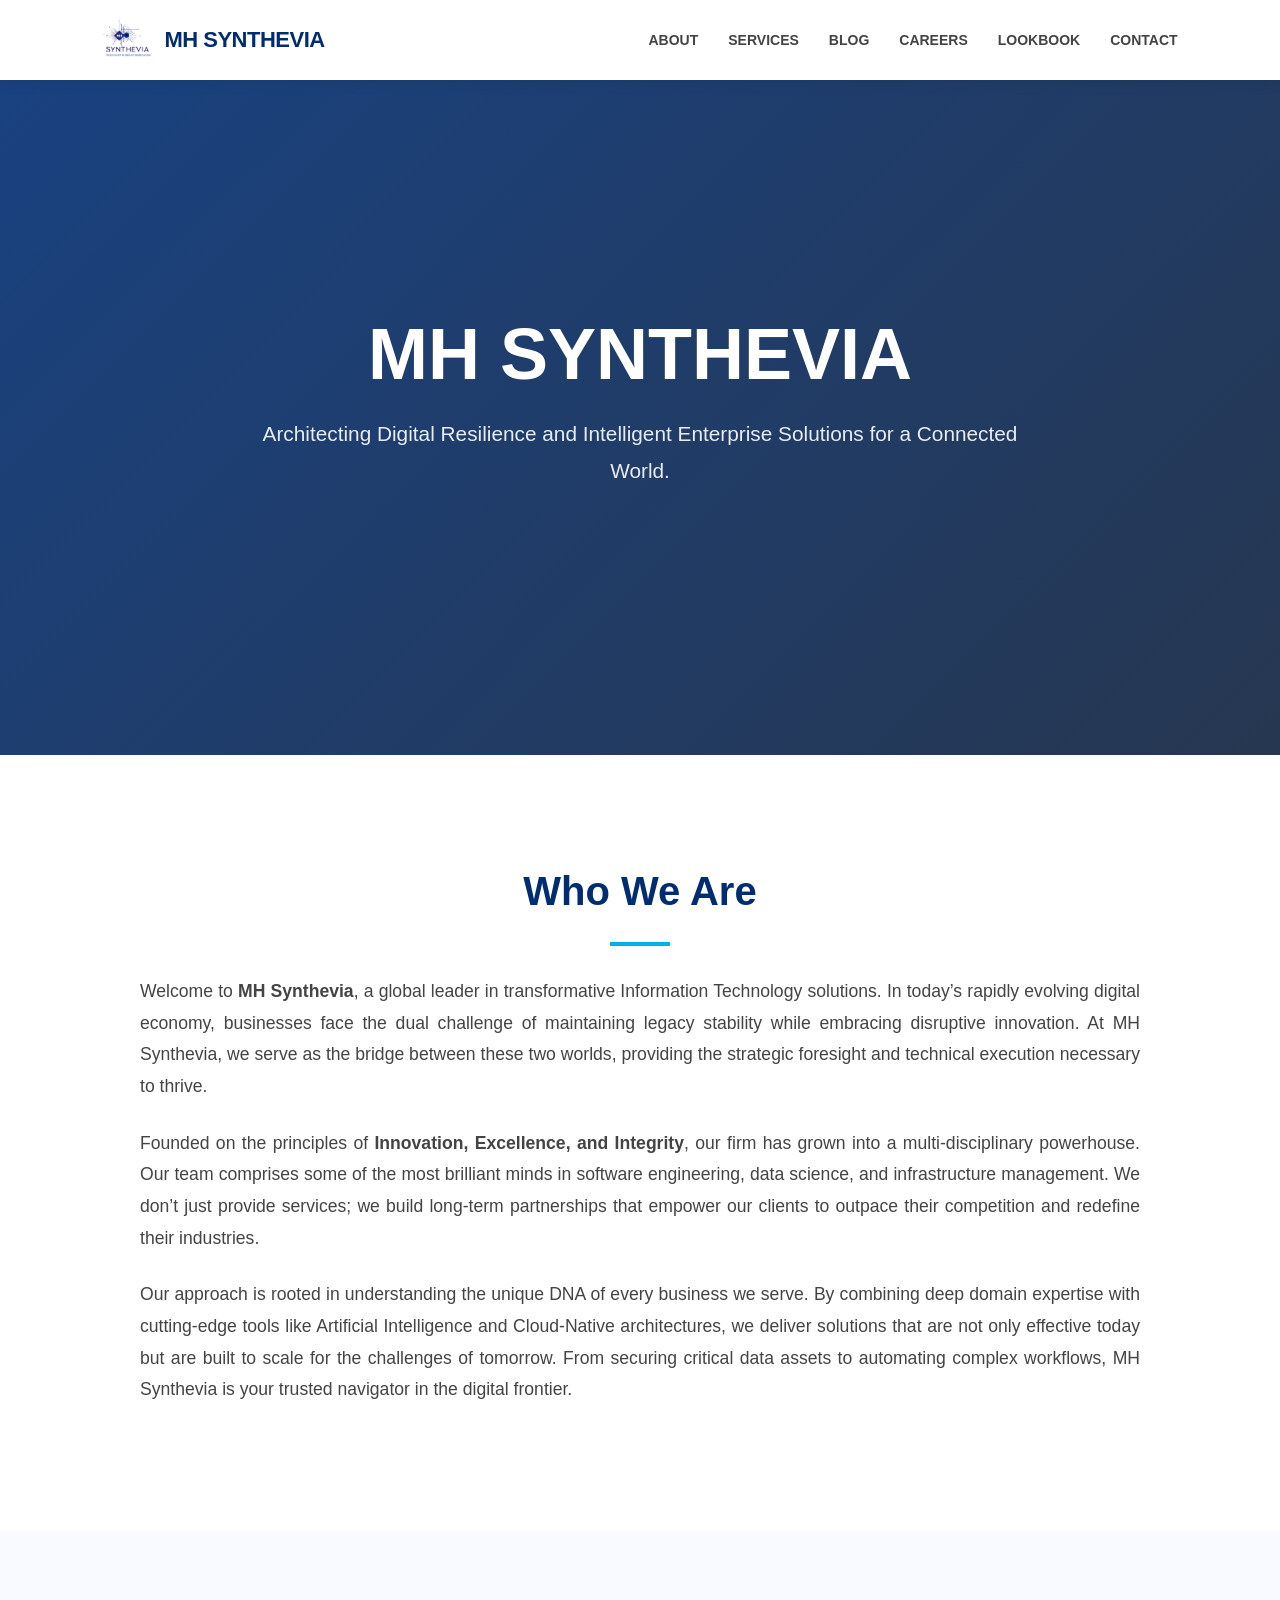
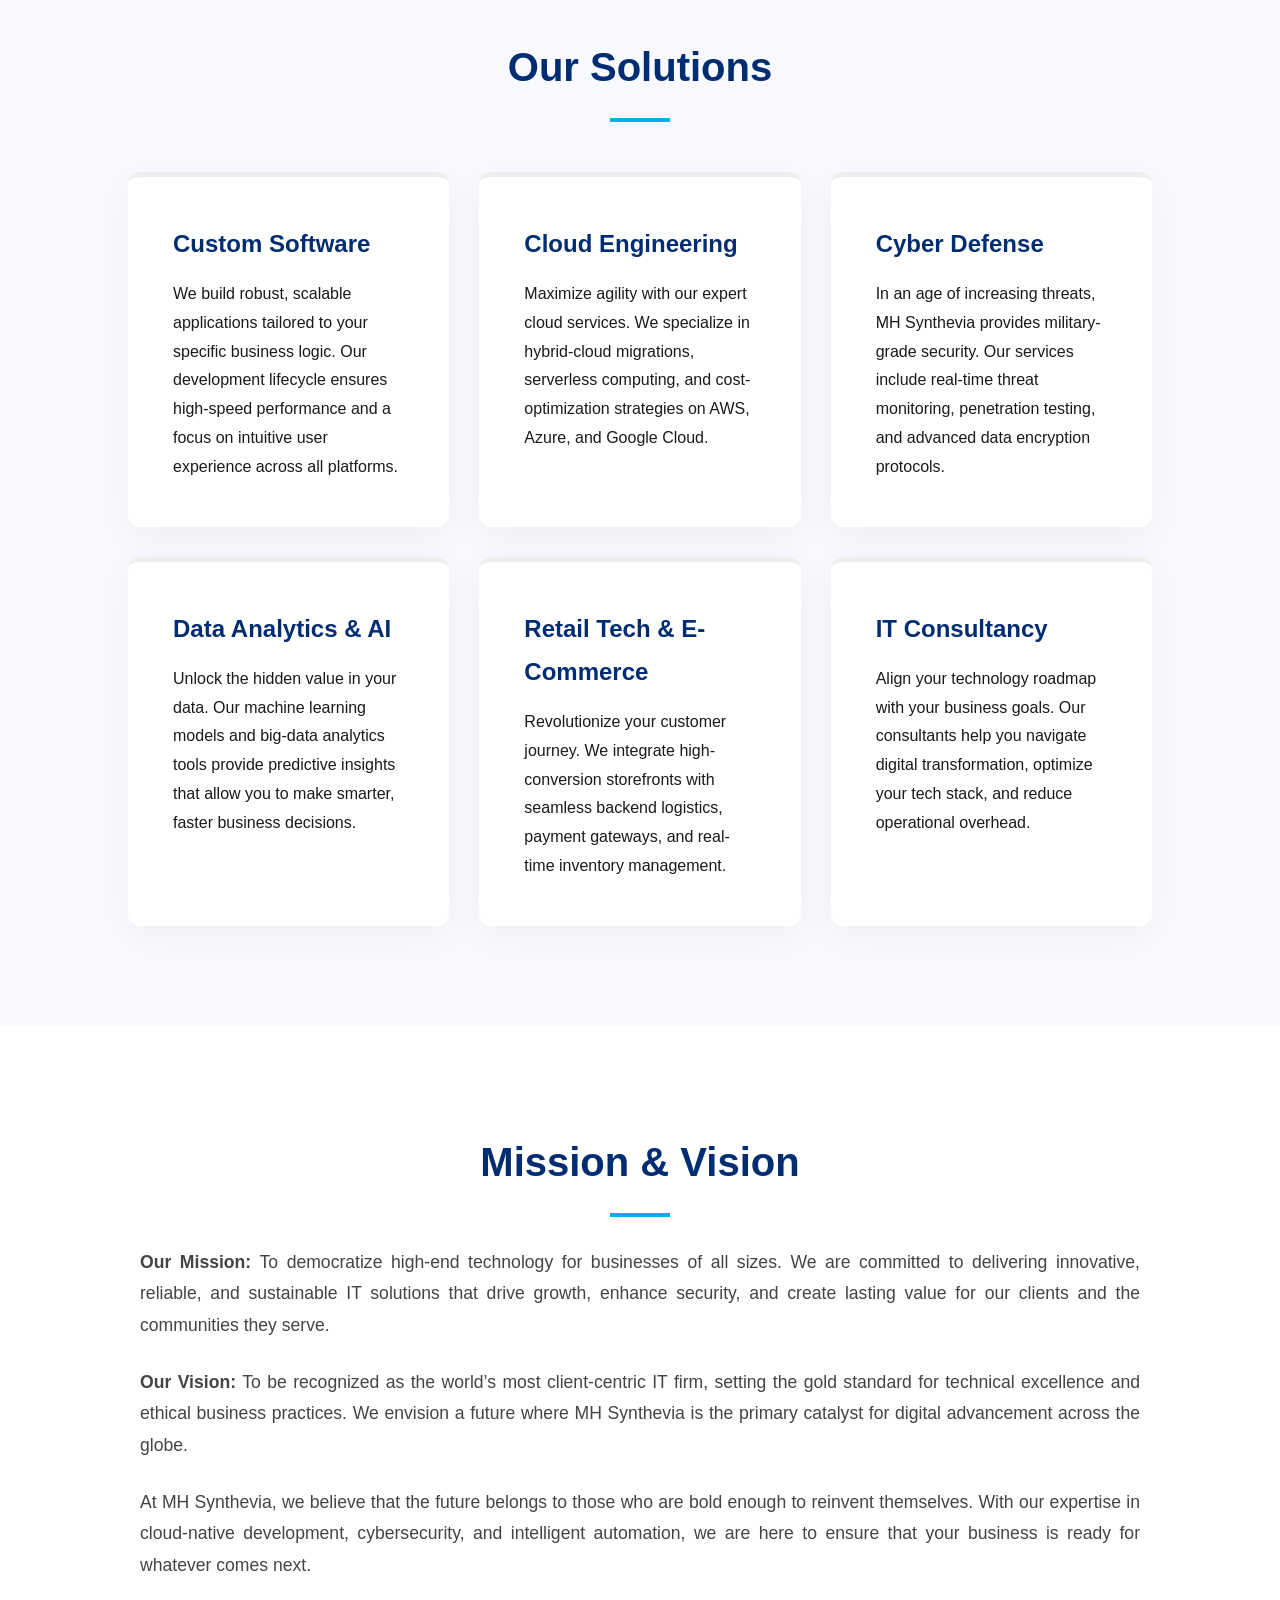
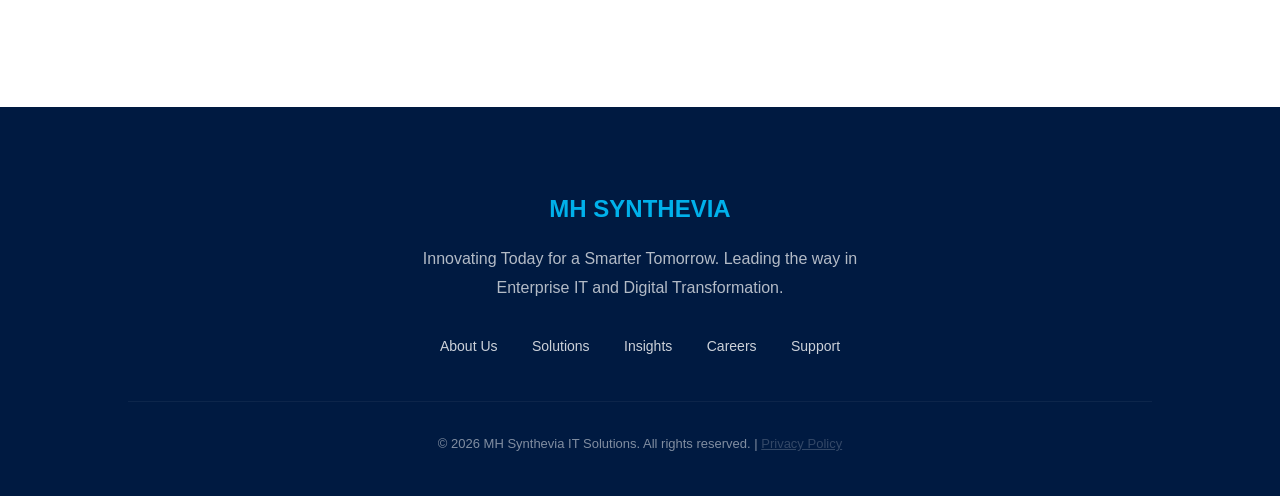
<file: index.html>
<!DOCTYPE html>
<html lang="en">
<head>
    <meta charset="UTF-8">
    <meta name="viewport" content="width=device-width, initial-scale=1.0">
    
    <!-- Primary Meta Tags -->
    <title>MH Synthevia | Leading Information Technology & Digital Solutions</title>
    <meta name="title" content="MH Synthevia | Leading Information Technology & Digital Solutions">
    <meta name="description" content="MH Synthevia offers cutting-edge IT solutions including software development, cloud engineering, and cybersecurity to help businesses scale globally.">
    <meta name="keywords" content="MH Synthevia, IT Company, Software Development, Cloud Solutions, Cyber Security, Digital Transformation, MH Synthevia Solutions">
    <meta name="author" content="MH Synthevia">
    <meta name="robots" content="index, follow">
    
    <!-- Open Graph / Facebook / LinkedIn -->
    <meta property="og:type" content="website">
    <meta property="og:url" content="https://www.mhsynthevia.com/">
    <meta property="og:title" content="MH Synthevia | Modern Tech Excellence">
    <meta property="og:description" content="Engineering modern enterprises with scalable IT infrastructure and custom software solutions.">
    <meta property="og:image" content="logo.png">

    <style>
        /* Global Styles */
        * { margin: 0; padding: 0; box-sizing: border-box; font-family: 'Inter', -apple-system, BlinkMacSystemFont, Arial, sans-serif; }
        
        body { background-color: #ffffff; color: #1a1a1a; line-height: 1.8; overflow-x: hidden; }

        /* Navigation */
        nav {
            background: #ffffff;
            display: flex;
            justify-content: space-between;
            align-items: center;
            padding: 0 8%;
            position: sticky;
            top: 0;
            z-index: 1001;
            height: 80px;
            box-shadow: 0 2px 15px rgba(0,0,0,0.08);
        }

        .logo-container { display: flex; align-items: center; text-decoration: none; z-index: 1002; }
        .logo-img { height: 50px; width: auto; margin-right: 12px; }
        .brand-name { font-size: 22px; font-weight: 800; color: #002d72; letter-spacing: -0.5px; }

        /* Desktop Menu */
        .nav-links { display: flex; list-style: none; }
        .nav-links li { margin-left: 30px; }
        .nav-links a { 
            text-decoration: none; 
            color: #444; 
            font-size: 14px; 
            font-weight: 600; 
            text-transform: uppercase; 
            transition: 0.3s; 
        }
        .nav-links a:hover { color: #00b1eb; }

        /* Hamburger Menu Icon */
        .hamburger {
            display: none;
            cursor: pointer;
            z-index: 1002;
            padding: 10px;
        }
        .hamburger span {
            display: block;
            width: 28px;
            height: 3px;
            background: #002d72;
            margin: 6px 0;
            transition: 0.4s ease;
        }

        /* Mobile Menu Styles */
        @media (max-width: 992px) {
            .hamburger { display: block; }

            .nav-links {
                position: fixed;
                top: 0;
                right: -100%;
                height: 100vh;
                width: 100%;
                background: #ffffff;
                flex-direction: column;
                justify-content: center;
                align-items: center;
                transition: 0.5s cubic-bezier(0.77,0.2,0.05,1.0);
                z-index: 1000;
            }

            .nav-links.active { right: 0; }
            .nav-links li { margin: 20px 0; }
            .nav-links a { font-size: 24px; color: #002d72; font-weight: 700; }

            /* Animation: 3 lines to X */
            .hamburger.toggle .line1 { transform: rotate(-45deg) translate(-6px, 7px); }
            .hamburger.toggle .line2 { opacity: 0; }
            .hamburger.toggle .line3 { transform: rotate(45deg) translate(-6px, -7px); }
        }

        /* Hero Section */
        .hero {
            height: 75vh;
            background: linear-gradient(135deg, rgba(0,45,114,0.9) 0%, rgba(0,20,50,0.85) 100%), 
                        url('https://images.unsplash.com/photo-1519389950473-47ba0277781c?auto=format&fit=crop&q=80&w=1500') no-repeat center center/cover;
            display: flex;
            flex-direction: column;
            justify-content: center;
            align-items: center;
            color: white;
            text-align: center;
            padding: 0 5%;
        }

        .hero h1 { font-size: clamp(2.5rem, 8vw, 4.5rem); line-height: 1.1; margin-bottom: 20px; font-weight: 900; }
        .hero p { font-size: clamp(1rem, 4vw, 1.3rem); max-width: 800px; opacity: 0.9; margin-bottom: 30px; }

        /* Main Content Sections */
        .section-padding { padding: 100px 10%; }
        .bg-light { background: #f8faff; }
        h2 { font-size: 2.5rem; color: #002d72; margin-bottom: 30px; text-align: center; position: relative; }
        h2::after { content: ''; width: 60px; height: 4px; background: #00b1eb; display: block; margin: 15px auto 0; }

        .content-block { max-width: 1000px; margin: 0 auto; font-size: 1.1rem; color: #444; text-align: justify; }
        .content-block p { margin-bottom: 25px; }

        /* Services Grid */
        .grid { display: grid; grid-template-columns: repeat(auto-fit, minmax(300px, 1fr)); gap: 30px; margin-top: 50px; }
        .card {
            background: white;
            padding: 45px;
            border-radius: 12px;
            box-shadow: 0 10px 40px rgba(0,0,0,0.05);
            transition: 0.4s;
            border-top: 5px solid #eee;
        }
        .card:hover { transform: translateY(-12px); border-top-color: #00b1eb; box-shadow: 0 20px 50px rgba(0,0,0,0.1); }
        .card h3 { color: #002d72; margin-bottom: 15px; font-size: 1.5rem; }

        /* Footer */
        footer { background: #001a41; color: white; padding: 80px 10% 40px; text-align: center; }
        .footer-brand { font-size: 24px; font-weight: 800; color: #00b1eb; margin-bottom: 15px; }
        .footer-links { margin: 30px 0; }
        .footer-links a { color: #fff; text-decoration: none; margin: 0 15px; font-size: 14px; opacity: 0.8; transition: 0.3s; }
        .footer-links a:hover { opacity: 1; color: #00b1eb; }
        .copyright { margin-top: 40px; font-size: 13px; opacity: 0.5; border-top: 1px solid rgba(255,255,255,0.1); padding-top: 30px; }
    </style>
</head>
<body>

    <!-- Navigation Bar -->
    <nav>
        <a href="index.html" class="logo-container">
            <img src="logo.png" alt="MH Synthevia Logo" class="logo-img">
            <span class="brand-name">MH SYNTHEVIA</span>
        </a>

        <!-- Hamburger Icon for Mobile -->
        <div class="hamburger" id="hamburger">
            <span class="line1"></span>
            <span class="line2"></span>
            <span class="line3"></span>
        </div>

        <!-- Menu Links -->
        <ul class="nav-links" id="nav-links">
            <li><a href="about.html">About</a></li>
            <li><a href="services.html">Services</a></li>
            <li><a href="blog.html">Blog</a></li>
            <li><a href="careers.html">Careers</a></li>
            <li><a href="lookbook.html">Lookbook</a></li>
            <li><a href="contact.html">Contact</a></li>
        </ul>
    </nav>

    <!-- Hero Section -->
    <section class="hero">
        <h1>MH SYNTHEVIA</h1>
        <p>Architecting Digital Resilience and Intelligent Enterprise Solutions for a Connected World.</p>
    </section>

    <!-- About Section (Content Rich) -->
    <section class="section-padding">
        <h2>Who We Are</h2>
        <div class="content-block">
            <p>Welcome to <strong>MH Synthevia</strong>, a global leader in transformative Information Technology solutions. In today’s rapidly evolving digital economy, businesses face the dual challenge of maintaining legacy stability while embracing disruptive innovation. At MH Synthevia, we serve as the bridge between these two worlds, providing the strategic foresight and technical execution necessary to thrive.</p>
            
            <p>Founded on the principles of <strong>Innovation, Excellence, and Integrity</strong>, our firm has grown into a multi-disciplinary powerhouse. Our team comprises some of the most brilliant minds in software engineering, data science, and infrastructure management. We don’t just provide services; we build long-term partnerships that empower our clients to outpace their competition and redefine their industries.</p>
            
            <p>Our approach is rooted in understanding the unique DNA of every business we serve. By combining deep domain expertise with cutting-edge tools like Artificial Intelligence and Cloud-Native architectures, we deliver solutions that are not only effective today but are built to scale for the challenges of tomorrow. From securing critical data assets to automating complex workflows, MH Synthevia is your trusted navigator in the digital frontier.</p>
        </div>
    </section>

    <!-- Services Section -->
    <section class="section-padding bg-light">
        <h2>Our Solutions</h2>
        <div class="grid">
            <div class="card">
                <h3>Custom Software</h3>
                <p>We build robust, scalable applications tailored to your specific business logic. Our development lifecycle ensures high-speed performance and a focus on intuitive user experience across all platforms.</p>
            </div>
            <div class="card">
                <h3>Cloud Engineering</h3>
                <p>Maximize agility with our expert cloud services. We specialize in hybrid-cloud migrations, serverless computing, and cost-optimization strategies on AWS, Azure, and Google Cloud.</p>
            </div>
            <div class="card">
                <h3>Cyber Defense</h3>
                <p>In an age of increasing threats, MH Synthevia provides military-grade security. Our services include real-time threat monitoring, penetration testing, and advanced data encryption protocols.</p>
            </div>
            <div class="card">
                <h3>Data Analytics & AI</h3>
                <p>Unlock the hidden value in your data. Our machine learning models and big-data analytics tools provide predictive insights that allow you to make smarter, faster business decisions.</p>
            </div>
            <div class="card">
                <h3>Retail Tech & E-Commerce</h3>
                <p>Revolutionize your customer journey. We integrate high-conversion storefronts with seamless backend logistics, payment gateways, and real-time inventory management.</p>
            </div>
            <div class="card">
                <h3>IT Consultancy</h3>
                <p>Align your technology roadmap with your business goals. Our consultants help you navigate digital transformation, optimize your tech stack, and reduce operational overhead.</p>
            </div>
        </div>
    </section>

    <!-- Mission & Vision Section -->
    <section class="section-padding">
        <h2>Mission & Vision</h2>
        <div class="content-block">
            <p><strong>Our Mission:</strong> To democratize high-end technology for businesses of all sizes. We are committed to delivering innovative, reliable, and sustainable IT solutions that drive growth, enhance security, and create lasting value for our clients and the communities they serve.</p>
            
            <p><strong>Our Vision:</strong> To be recognized as the world’s most client-centric IT firm, setting the gold standard for technical excellence and ethical business practices. We envision a future where MH Synthevia is the primary catalyst for digital advancement across the globe.</p>
            
            <p>At MH Synthevia, we believe that the future belongs to those who are bold enough to reinvent themselves. With our expertise in cloud-native development, cybersecurity, and intelligent automation, we are here to ensure that your business is ready for whatever comes next.</p>
        </div>
    </section>

    <!-- Footer -->
    <footer>
        <div class="footer-brand">MH SYNTHEVIA</div>
        <p style="opacity: 0.7; max-width: 500px; margin: 0 auto;">Innovating Today for a Smarter Tomorrow. Leading the way in Enterprise IT and Digital Transformation.</p>
        
        <div class="footer-links">
            <a href="about.html">About Us</a>
            <a href="services.html">Solutions</a>
            <a href="blog.html">Insights</a>
            <a href="careers.html">Careers</a>
            <a href="contact.html">Support</a>
        </div>

        <p class="copyright">
            &copy; 2026 MH Synthevia IT Solutions. All rights reserved. | <a href="#" style="color:rgba(255,255,255,0.4);">Privacy Policy</a>
        </p>
    </footer>

    <!-- JavaScript for Hamburger Menu -->
    <script>
        const hamburger = document.getElementById('hamburger');
        const navLinks = document.getElementById('nav-links');

        hamburger.addEventListener('click', () => {
            // Toggle Menu
            navLinks.classList.toggle('active');
            // Animate Hamburger to X
            hamburger.classList.toggle('toggle');
            
            // Prevent background scrolling when menu is open
            if(navLinks.classList.contains('active')) {
                document.body.style.overflow = 'hidden';
            } else {
                document.body.style.overflow = 'initial';
            }
        });

        // Close menu when a link is clicked (useful for one-page navigation)
        document.querySelectorAll('.nav-links a').forEach(link => {
            link.addEventListener('click', () => {
                navLinks.classList.remove('active');
                hamburger.classList.remove('toggle');
                document.body.style.overflow = 'initial';
            });
        });
    </script>

</body>
</html>
</file>
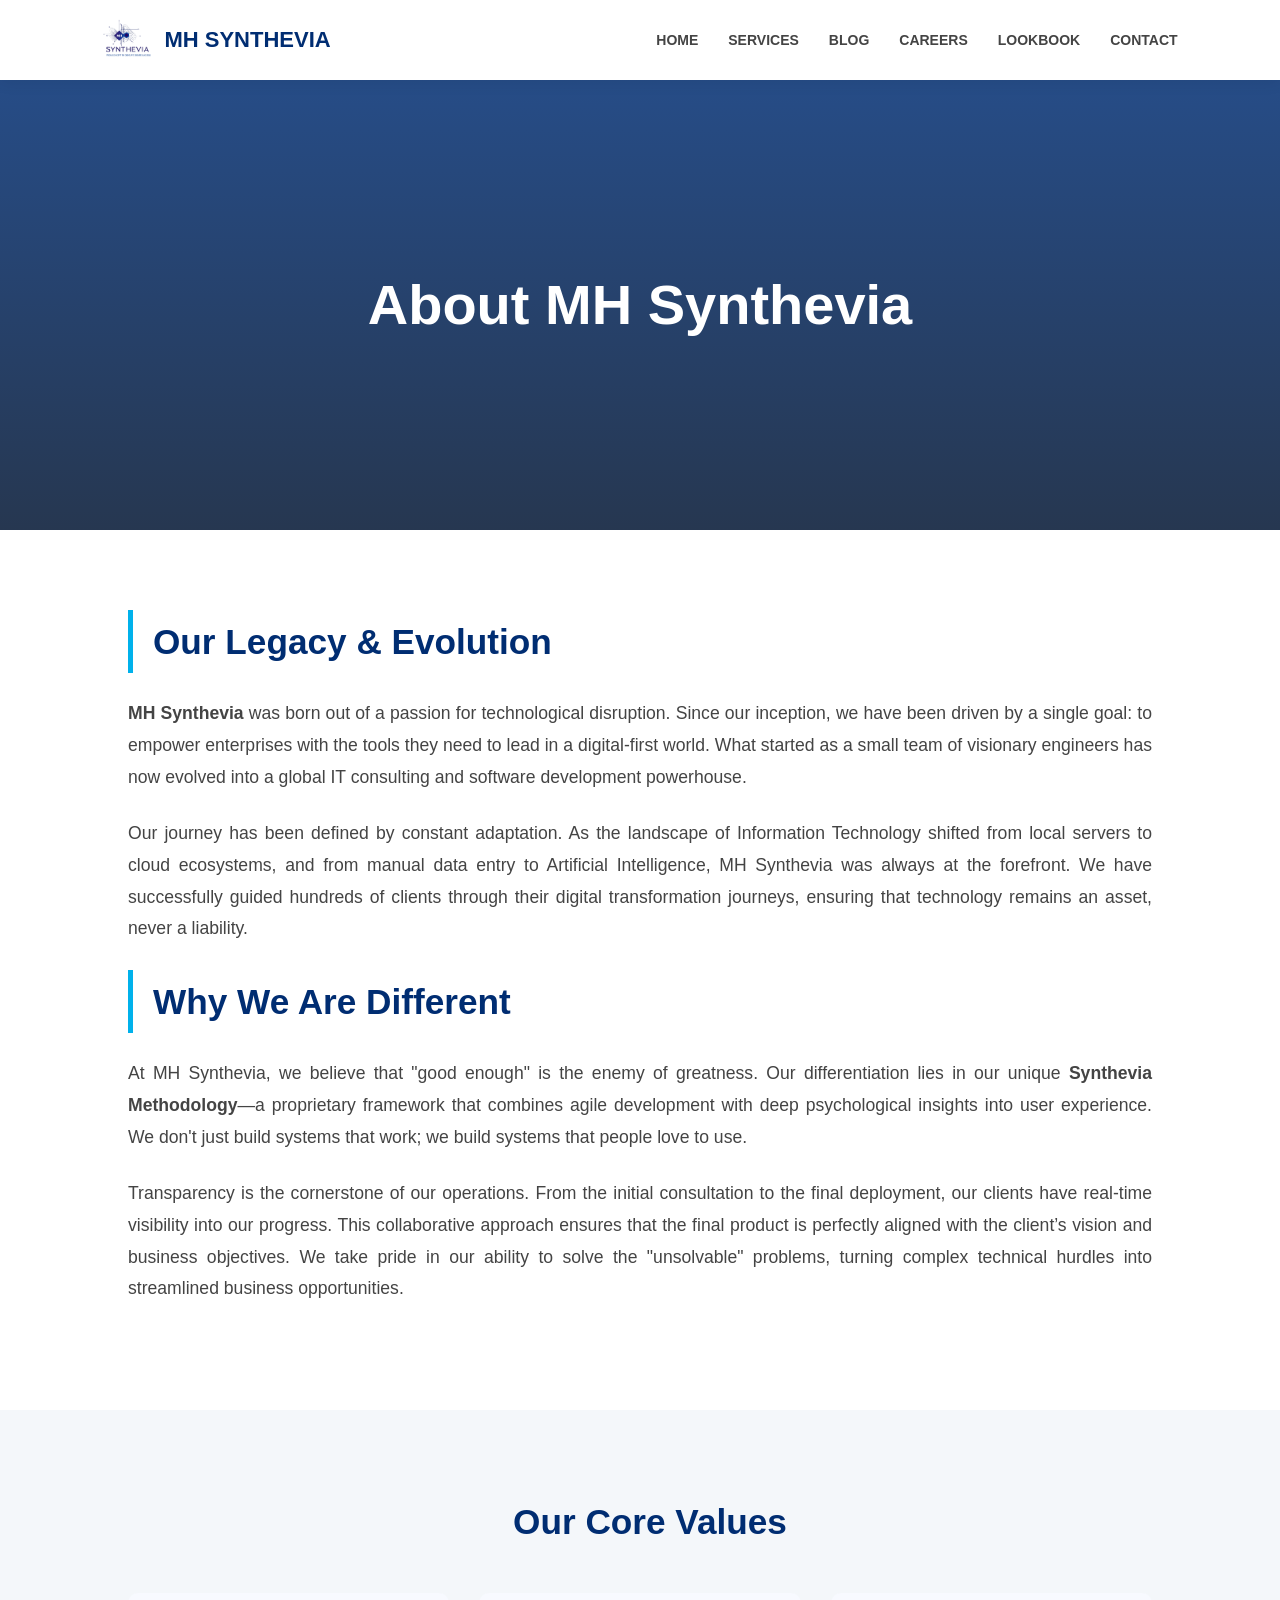
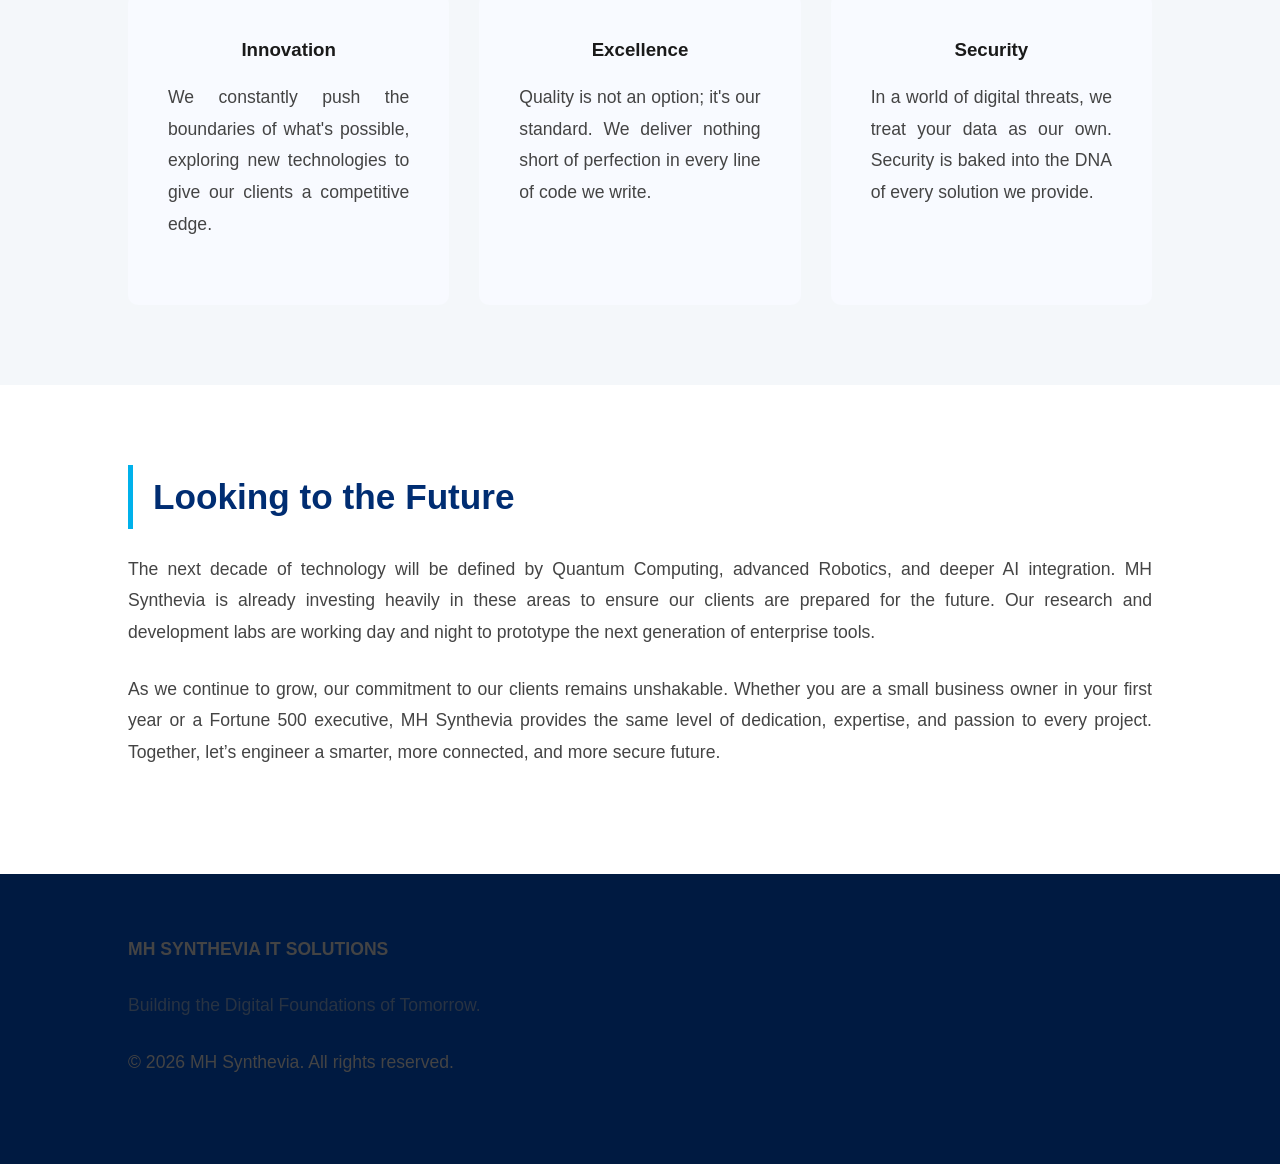
<file: about.html>
<!DOCTYPE html>
<html lang="en">
<head>
    <meta charset="UTF-8">
    <meta name="viewport" content="width=device-width, initial-scale=1.0">
    
    <!-- SEO Meta Tags -->
    <title>About Us | MH Synthevia - Our Story & Mission</title>
    <meta name="description" content="Learn more about MH Synthevia, our journey, our values, and how we are leading the IT industry with innovation and excellence.">
    
    <style>
        /* Same Global Styles for Consistency */
        * { margin: 0; padding: 0; box-sizing: border-box; font-family: 'Inter', sans-serif; }
        body { background-color: #ffffff; color: #1a1a1a; line-height: 1.8; overflow-x: hidden; }

        /* Navigation (Same as Index) */
        nav {
            background: #ffffff;
            display: flex;
            justify-content: space-between;
            align-items: center;
            padding: 0 8%;
            position: sticky;
            top: 0;
            z-index: 1001;
            height: 80px;
            box-shadow: 0 2px 15px rgba(0,0,0,0.08);
        }
        .logo-container { display: flex; align-items: center; text-decoration: none; z-index: 1002; }
        .logo-img { height: 50px; width: auto; margin-right: 12px; }
        .brand-name { font-size: 22px; font-weight: 800; color: #002d72; }

        .nav-links { display: flex; list-style: none; }
        .nav-links li { margin-left: 30px; }
        .nav-links a { text-decoration: none; color: #444; font-size: 14px; font-weight: 600; text-transform: uppercase; transition: 0.3s; }
        .nav-links a:hover { color: #00b1eb; }

        /* Hamburger for Mobile */
        .hamburger { display: none; cursor: pointer; z-index: 1002; padding: 10px; }
        .hamburger span { display: block; width: 28px; height: 3px; background: #002d72; margin: 6px 0; transition: 0.4s; }

        @media (max-width: 992px) {
            .hamburger { display: block; }
            .nav-links {
                position: fixed; top: 0; right: -100%; height: 100vh; width: 100%;
                background: #ffffff; flex-direction: column; justify-content: center; align-items: center;
                transition: 0.5s ease; z-index: 1000;
            }
            .nav-links.active { right: 0; }
            .nav-links li { margin: 20px 0; }
            .hamburger.toggle .line1 { transform: rotate(-45deg) translate(-6px, 7px); }
            .hamburger.toggle .line2 { opacity: 0; }
            .hamburger.toggle .line3 { transform: rotate(45deg) translate(-6px, -7px); }
        }

        /* About Hero Section */
        .about-hero {
            height: 50vh;
            background: linear-gradient(rgba(0,45,114,0.85), rgba(0,20,50,0.85)), 
                        url('https://images.unsplash.com/photo-1522071820081-009f0129c71c?auto=format&fit=crop&q=80&w=1500');
            background-size: cover;
            background-position: center;
            display: flex;
            justify-content: center;
            align-items: center;
            color: white;
            text-align: center;
        }
        .about-hero h1 { font-size: 3.5rem; font-weight: 900; }

        /* Content Sections */
        .section-padding { padding: 80px 10%; }
        .container { max-width: 1100px; margin: 0 auto; }
        h2 { font-size: 2.2rem; color: #002d72; margin-bottom: 25px; border-left: 5px solid #00b1eb; padding-left: 20px; }
        p { margin-bottom: 25px; font-size: 1.1rem; color: #444; text-align: justify; }

        /* Values Grid */
        .values-grid { display: grid; grid-template-columns: repeat(auto-fit, minmax(250px, 1fr)); gap: 30px; margin-top: 40px; }
        .value-card { background: #f8faff; padding: 40px; border-radius: 10px; text-align: center; transition: 0.3s; }
        .value-card:hover { background: #002d72; color: white; transform: translateY(-10px); }
        .value-card h3 { margin-bottom: 15px; }

        footer { background: #001a41; color: white; padding: 60px 10%; text-align: center; }
    </style>
</head>
<body>

      <!-- Navigation Bar (Shared from Index) -->
    <nav>
        <a href="index.html" class="logo-container">
            <img src="logo.png" alt="MH Synthevia Logo" class="logo-img">
            <span class="brand-name">MH SYNTHEVIA</span>
        </a>
        <div class="hamburger" id="hamburger">
            <span class="line1"></span><span class="line2"></span><span class="line3"></span>
        </div>
        <ul class="nav-links" id="nav-links">
            <li><a href="index.html">Home</a></li>
            <li><a href="services.html">Services</a></li>
            <li><a href="blog.html">Blog</a></li>
            <li><a href="careers.html">Careers</a></li>
            <li><a href="lookbook.html">Lookbook</a></li>
            <li><a href="contact.html">Contact</a></li>
        </ul>
    </nav>

    <section class="about-hero">
        <h1>About MH Synthevia</h1>
    </section>

    <section class="section-padding">
        <div class="container">
            <h2>Our Legacy & Evolution</h2>
            <p><strong>MH Synthevia</strong> was born out of a passion for technological disruption. Since our inception, we have been driven by a single goal: to empower enterprises with the tools they need to lead in a digital-first world. What started as a small team of visionary engineers has now evolved into a global IT consulting and software development powerhouse.</p>
            
            <p>Our journey has been defined by constant adaptation. As the landscape of Information Technology shifted from local servers to cloud ecosystems, and from manual data entry to Artificial Intelligence, MH Synthevia was always at the forefront. We have successfully guided hundreds of clients through their digital transformation journeys, ensuring that technology remains an asset, never a liability.</p>

            <h2>Why We Are Different</h2>
            <p>At MH Synthevia, we believe that "good enough" is the enemy of greatness. Our differentiation lies in our unique <strong>Synthevia Methodology</strong>—a proprietary framework that combines agile development with deep psychological insights into user experience. We don't just build systems that work; we build systems that people love to use.</p>
            
            <p>Transparency is the cornerstone of our operations. From the initial consultation to the final deployment, our clients have real-time visibility into our progress. This collaborative approach ensures that the final product is perfectly aligned with the client’s vision and business objectives. We take pride in our ability to solve the "unsolvable" problems, turning complex technical hurdles into streamlined business opportunities.</p>
        </div>
    </section>

    <section class="section-padding" style="background: #f4f7fa;">
        <div class="container">
            <h2 style="text-align: center; border: none;">Our Core Values</h2>
            <div class="values-grid">
                <div class="value-card">
                    <h3>Innovation</h3>
                    <p>We constantly push the boundaries of what's possible, exploring new technologies to give our clients a competitive edge.</p>
                </div>
                <div class="value-card">
                    <h3>Excellence</h3>
                    <p>Quality is not an option; it's our standard. We deliver nothing short of perfection in every line of code we write.</p>
                </div>
                <div class="value-card">
                    <h3>Security</h3>
                    <p>In a world of digital threats, we treat your data as our own. Security is baked into the DNA of every solution we provide.</p>
                </div>
            </div>
        </div>
    </section>

    <section class="section-padding">
        <div class="container">
            <h2>Looking to the Future</h2>
            <p>The next decade of technology will be defined by Quantum Computing, advanced Robotics, and deeper AI integration. MH Synthevia is already investing heavily in these areas to ensure our clients are prepared for the future. Our research and development labs are working day and night to prototype the next generation of enterprise tools.</p>
            
            <p>As we continue to grow, our commitment to our clients remains unshakable. Whether you are a small business owner in your first year or a Fortune 500 executive, MH Synthevia provides the same level of dedication, expertise, and passion to every project. Together, let’s engineer a smarter, more connected, and more secure future.</p>
        </div>
    </section>

    <footer>
        <p><strong>MH SYNTHEVIA IT SOLUTIONS</strong></p>
        <p style="opacity: 0.6; margin-top: 10px;">Building the Digital Foundations of Tomorrow.</p>
        <p style="margin-top: 20px;">&copy; 2026 MH Synthevia. All rights reserved.</p>
    </footer>

    <script>
        const hamburger = document.getElementById('hamburger');
        const navLinks = document.getElementById('nav-links');

        hamburger.addEventListener('click', () => {
            navLinks.classList.toggle('active');
            hamburger.classList.toggle('toggle');
            if(navLinks.classList.contains('active')) {
                document.body.style.overflow = 'hidden';
            } else {
                document.body.style.overflow = 'initial';
            }
        });
    </script>

</body>
</html>
</file>
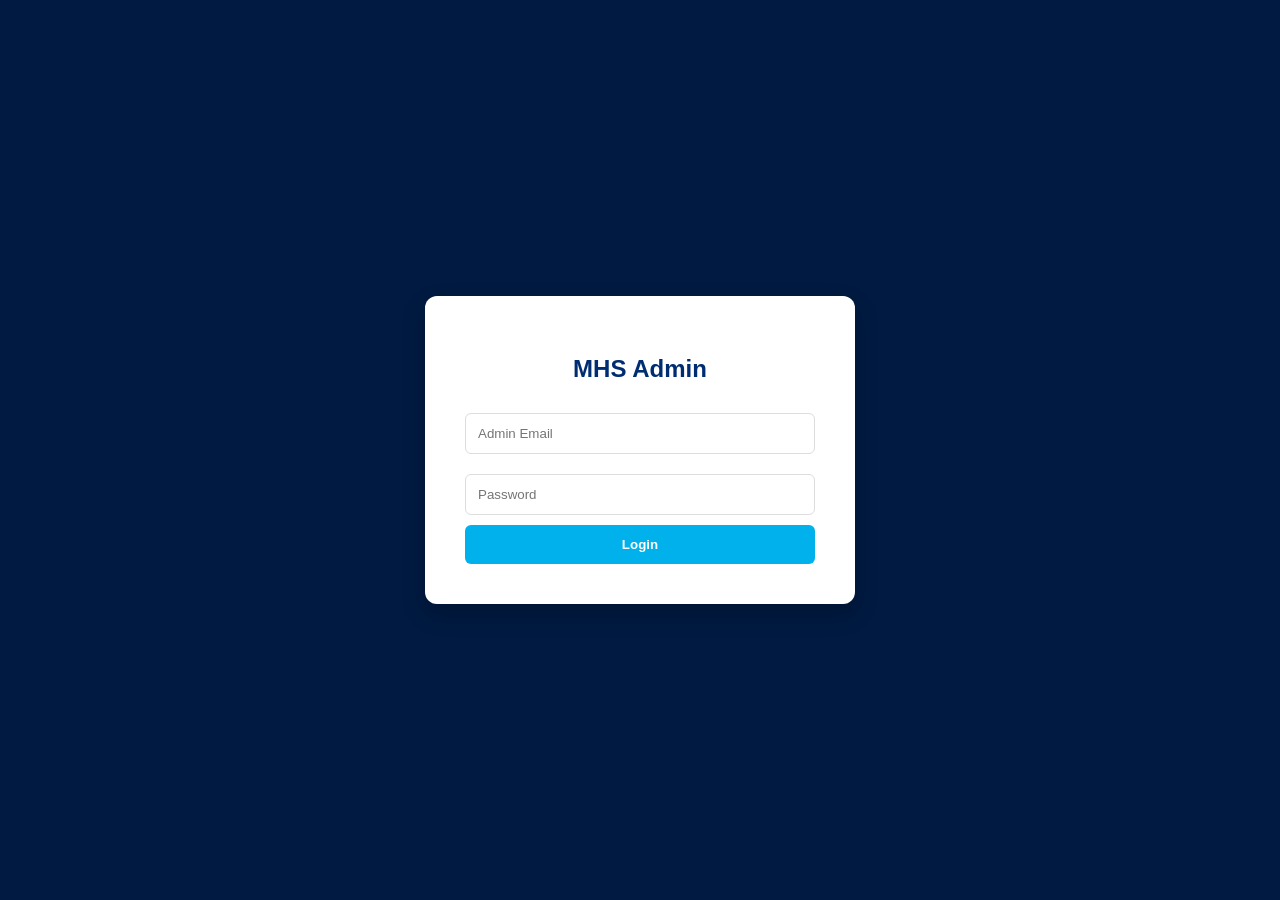
<file: admin.html>
<!DOCTYPE html>
<html lang="en">
<head>
    <meta charset="UTF-8">
    <meta name="viewport" content="width=device-width, initial-scale=1.0">
    <title>Admin Login | MH Synthevia</title>
    <style>
        body { font-family: 'Segoe UI', sans-serif; background: #001a41; display: flex; justify-content: center; align-items: center; height: 100vh; margin: 0; }
        .login-box { background: white; padding: 40px; border-radius: 12px; box-shadow: 0 10px 25px rgba(0,0,0,0.2); width: 350px; text-align: center; }
        h2 { color: #002d72; margin-bottom: 20px; }
        input { width: 100%; padding: 12px; margin: 10px 0; border: 1px solid #ddd; border-radius: 6px; box-sizing: border-box; }
        button { width: 100%; padding: 12px; background: #00b1eb; border: none; color: white; font-weight: bold; border-radius: 6px; cursor: pointer; transition: 0.3s; }
        button:hover { background: #002d72; }
        #error-msg { color: red; font-size: 14px; margin-top: 10px; display: none; }
    </style>
</head>
<body>

    <div class="login-box">
        <h2>MHS Admin</h2>
        <input type="email" id="email" placeholder="Admin Email">
        <input type="password" id="password" placeholder="Password">
        <button onclick="handleLogin()">Login</button>
        <p id="error-msg">Invalid Credentials!</p>
    </div>

    <script>
        function handleLogin() {
            const email = document.getElementById('email').value;
            const pass = document.getElementById('password').value;

            // Temporary Static Credentials (Bhai yahan apna email/pass set karlo)
            if(email === "admin@mhsynthevia.com" && pass === "admin123") {
                localStorage.setItem("isLoggedIn", "true"); // Login status save kar liya
                window.location.href = "admin-dashboard.html"; // Dashboard par bhej diya
            } else {
                document.getElementById('error-msg').style.display = "block";
            }
        }
    </script>
</body>
</html>
</file>
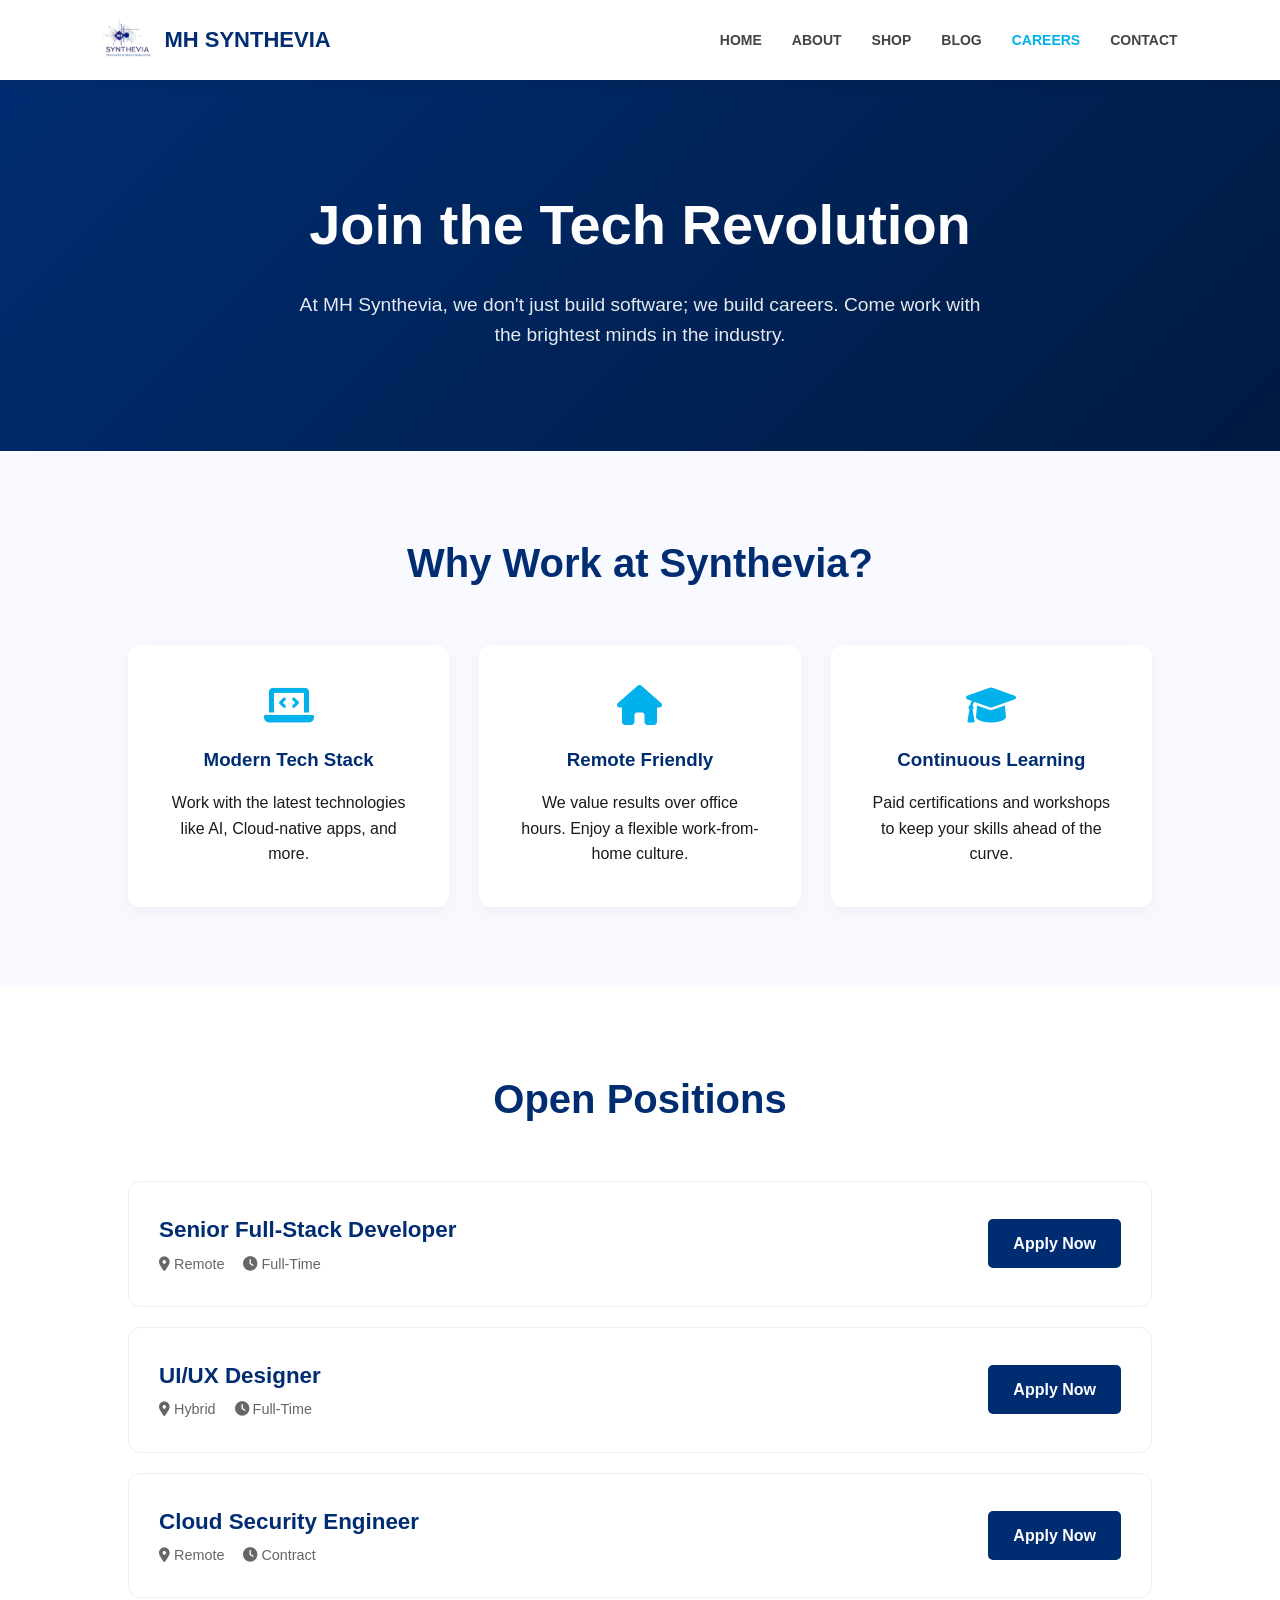
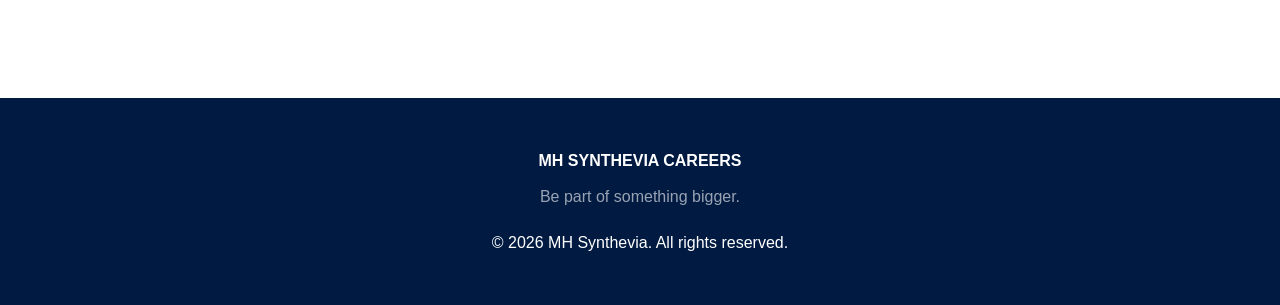
<file: careers.html>
<!DOCTYPE html>
<html lang="en">
<head>
    <meta charset="UTF-8">
    <meta name="viewport" content="width=device-width, initial-scale=1.0">
    
    <!-- SEO Meta Tags -->
    <title>Careers | Join MH Synthevia - Build the Future</title>
    <meta name="description" content="Explore career opportunities at MH Synthevia. Join our team of innovators, developers, and designers.">
    
    <!-- Font Awesome for Icons -->
    <link rel="stylesheet" href="https://cdnjs.cloudflare.com/ajax/libs/font-awesome/6.0.0/css/all.min.css">
    
    <style>
        /* Global Styles */
        * { margin: 0; padding: 0; box-sizing: border-box; font-family: 'Inter', sans-serif; }
        body { background-color: #ffffff; color: #1a1a1a; line-height: 1.6; }

        /* Navigation (Consistent) */
        nav {
            background: #ffffff;
            display: flex;
            justify-content: space-between;
            align-items: center;
            padding: 0 8%;
            position: sticky;
            top: 0;
            z-index: 1001;
            height: 80px;
            box-shadow: 0 2px 15px rgba(0,0,0,0.08);
        }
        .logo-container { display: flex; align-items: center; text-decoration: none; }
        .logo-img { height: 50px; margin-right: 12px; }
        .brand-name { font-size: 22px; font-weight: 800; color: #002d72; }

        .nav-links { display: flex; list-style: none; }
        .nav-links li { margin-left: 30px; }
        .nav-links a { text-decoration: none; color: #444; font-size: 14px; font-weight: 600; text-transform: uppercase; transition: 0.3s; }
        .nav-links a:hover { color: #00b1eb; }

        /* Careers Hero */
        .careers-hero {
            padding: 100px 10%;
            background: linear-gradient(135deg, #002d72 0%, #001a41 100%);
            color: white;
            text-align: center;
        }
        .careers-hero h1 { font-size: 3.5rem; font-weight: 900; margin-bottom: 20px; }
        .careers-hero p { font-size: 1.2rem; opacity: 0.9; max-width: 700px; margin: 0 auto; }

        /* Why Join Us */
        .perks-section { padding: 80px 10%; background: #f8faff; }
        .section-title { text-align: center; margin-bottom: 50px; }
        .section-title h2 { font-size: 2.5rem; color: #002d72; }

        .perks-grid { display: grid; grid-template-columns: repeat(auto-fit, minmax(250px, 1fr)); gap: 30px; }
        .perk-card { background: white; padding: 40px; border-radius: 12px; box-shadow: 0 5px 20px rgba(0,0,0,0.05); text-align: center; }
        .perk-card i { font-size: 2.5rem; color: #00b1eb; margin-bottom: 20px; }
        .perk-card h3 { color: #002d72; margin-bottom: 15px; }

        /* Open Positions */
        .jobs-section { padding: 80px 10%; }
        .job-card { 
            display: flex; justify-content: space-between; align-items: center; 
            padding: 30px; border: 1px solid #eee; border-radius: 12px; 
            margin-bottom: 20px; transition: 0.3s; 
        }
        .job-card:hover { border-color: #00b1eb; box-shadow: 0 10px 30px rgba(0,0,0,0.05); transform: translateX(10px); }
        .job-info h3 { color: #002d72; font-size: 1.4rem; }
        .job-meta { color: #666; font-size: 0.9rem; margin-top: 5px; }
        .job-meta span { margin-right: 15px; }
        
        .apply-btn { 
            background: #002d72; color: white; padding: 12px 25px; 
            text-decoration: none; border-radius: 5px; font-weight: 700; 
            transition: 0.3s; 
        }
        .apply-btn:hover { background: #00b1eb; }

        /* Mobile Menu */
        .hamburger { display: none; cursor: pointer; }
        .hamburger span { display: block; width: 28px; height: 3px; background: #002d72; margin: 6px 0; }

        @media (max-width: 992px) {
            .hamburger { display: block; }
            .nav-links {
                position: fixed; top: 0; right: -100%; height: 100vh; width: 100%;
                background: #ffffff; flex-direction: column; justify-content: center; align-items: center;
                transition: 0.5s ease; z-index: 1000;
            }
            .nav-links.active { right: 0; }
            .nav-links li { margin: 20px 0; }
            .job-card { flex-direction: column; align-items: flex-start; gap: 20px; }
        }

        footer { background: #001a41; color: white; padding: 50px 10%; text-align: center; }
    </style>
</head>
<body>

    <nav>
        <a href="index.html" class="logo-container">
            <img src="logo.png" alt="MH Synthevia Logo" class="logo-img">
            <span class="brand-name">MH SYNTHEVIA</span>
        </a>
        <div class="hamburger" id="hamburger">
            <span></span><span></span><span></span>
        </div>
        <ul class="nav-links" id="nav-links">
            <li><a href="index.html">Home</a></li>
            <li><a href="about.html">About</a></li>
            <li><a href="shop.html">Shop</a></li>
            <li><a href="blog.html">Blog</a></li>
            <li><a href="careers.html" style="color: #00b1eb;">Careers</a></li>
            <li><a href="contact.html">Contact</a></li>
        </ul>
    </nav>

    <header class="careers-hero">
        <h1>Join the Tech Revolution</h1>
        <p>At MH Synthevia, we don't just build software; we build careers. Come work with the brightest minds in the industry.</p>
    </header>

    <section class="perks-section">
        <div class="section-title">
            <h2>Why Work at Synthevia?</h2>
        </div>
        <div class="perks-grid">
            <div class="perk-card">
                <i class="fas fa-laptop-code"></i>
                <h3>Modern Tech Stack</h3>
                <p>Work with the latest technologies like AI, Cloud-native apps, and more.</p>
            </div>
            <div class="perk-card">
                <i class="fas fa-home"></i>
                <h3>Remote Friendly</h3>
                <p>We value results over office hours. Enjoy a flexible work-from-home culture.</p>
            </div>
            <div class="perk-card">
                <i class="fas fa-graduation-cap"></i>
                <h3>Continuous Learning</h3>
                <p>Paid certifications and workshops to keep your skills ahead of the curve.</p>
            </div>
        </div>
    </section>

    <section class="jobs-section">
        <div class="section-title">
            <h2>Open Positions</h2>
        </div>

        <!-- Job 1 -->
        <div class="job-card">
            <div class="job-info">
                <h3>Senior Full-Stack Developer</h3>
                <div class="job-meta">
                    <span><i class="fas fa-map-marker-alt"></i> Remote</span>
                    <span><i class="fas fa-clock"></i> Full-Time</span>
                </div>
            </div>
            <a href="mailto:info@mhsynthevia.com" class="apply-btn">Apply Now</a>
        </div>

        <!-- Job 2 -->
        <div class="job-card">
            <div class="job-info">
                <h3>UI/UX Designer</h3>
                <div class="job-meta">
                    <span><i class="fas fa-map-marker-alt"></i> Hybrid</span>
                    <span><i class="fas fa-clock"></i> Full-Time</span>
                </div>
            </div>
            <a href="mailto:info@mhsynthevia.com" class="apply-btn">Apply Now</a>
        </div>

        <!-- Job 3 -->
        <div class="job-card">
            <div class="job-info">
                <h3>Cloud Security Engineer</h3>
                <div class="job-meta">
                    <span><i class="fas fa-map-marker-alt"></i> Remote</span>
                    <span><i class="fas fa-clock"></i> Contract</span>
                </div>
            </div>
            <a href="mailto:info@mhsynthevia.com" class="apply-btn">Apply Now</a>
        </div>
    </section>

    <footer>
        <p><strong>MH SYNTHEVIA CAREERS</strong></p>
        <p style="opacity: 0.6; margin-top: 10px;">Be part of something bigger.</p>
        <p style="margin-top: 20px;">&copy; 2026 MH Synthevia. All rights reserved.</p>
    </footer>

    <script>
        const hamburger = document.getElementById('hamburger');
        const navLinks = document.getElementById('nav-links');
        hamburger.addEventListener('click', () => {
            navLinks.classList.toggle('active');
        });
    </script>

</body>
</html>
</file>
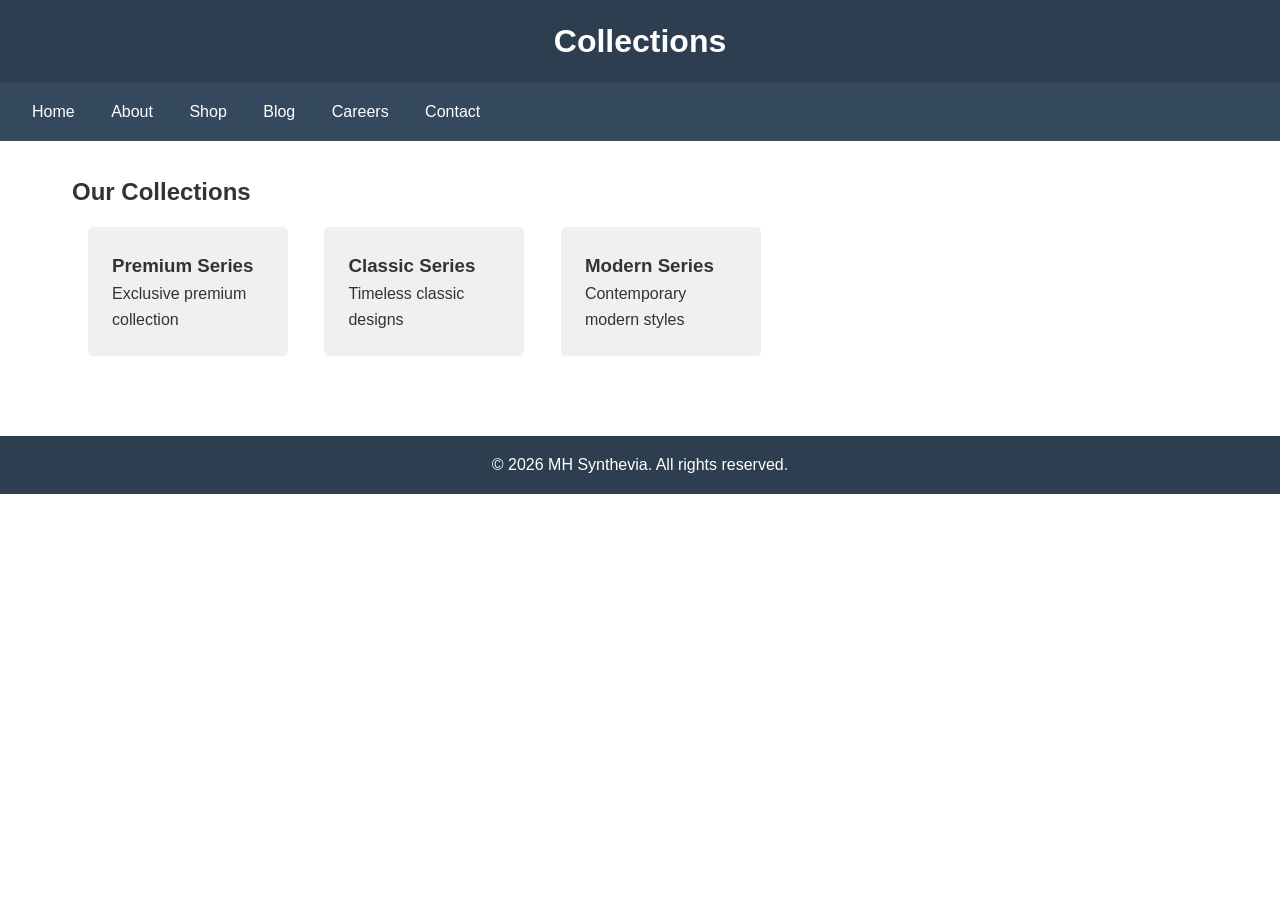
<file: collections.html>
<!DOCTYPE html>
<html lang="en">
<head>
    <meta charset="UTF-8">
    <meta name="viewport" content="width=device-width, initial-scale=1.0">
    <title>Collections - MH Synthevia</title>
    <style>
        * { margin: 0; padding: 0; box-sizing: border-box; }
        body { font-family: Arial, sans-serif; line-height: 1.6; color: #333; }
        header { background: #2c3e50; color: #fff; padding: 1rem 0; text-align: center; }
        nav { background: #34495e; padding: 1rem; }
        nav a { color: #fff; margin: 0 1rem; text-decoration: none; }
        main { padding: 2rem; max-width: 1200px; margin: 0 auto; }
        .collection { display: inline-block; background: #f0f0f0; padding: 1.5rem; margin: 1rem; border-radius: 5px; width: 200px; }
        footer { background: #2c3e50; color: #fff; text-align: center; padding: 1rem; margin-top: 2rem; }
    </style>
</head>
<body>
    <header>
        <h1>Collections</h1>
    </header>
    <nav>
        <a href="index.html">Home</a>
        <a href="about.html">About</a>
        <a href="shop.html">Shop</a>
        <a href="blog.html">Blog</a>
        <a href="careers.html">Careers</a>
        <a href="contact.html">Contact</a>
    </nav>
    <main>
        <h2>Our Collections</h2>
        <div class="collection">
            <h3>Premium Series</h3>
            <p>Exclusive premium collection</p>
        </div>
        <div class="collection">
            <h3>Classic Series</h3>
            <p>Timeless classic designs</p>
        </div>
        <div class="collection">
            <h3>Modern Series</h3>
            <p>Contemporary modern styles</p>
        </div>
    </main>
    <footer>
        <p>&copy; 2026 MH Synthevia. All rights reserved.</p>
    </footer>
</body>
</html>
</file>
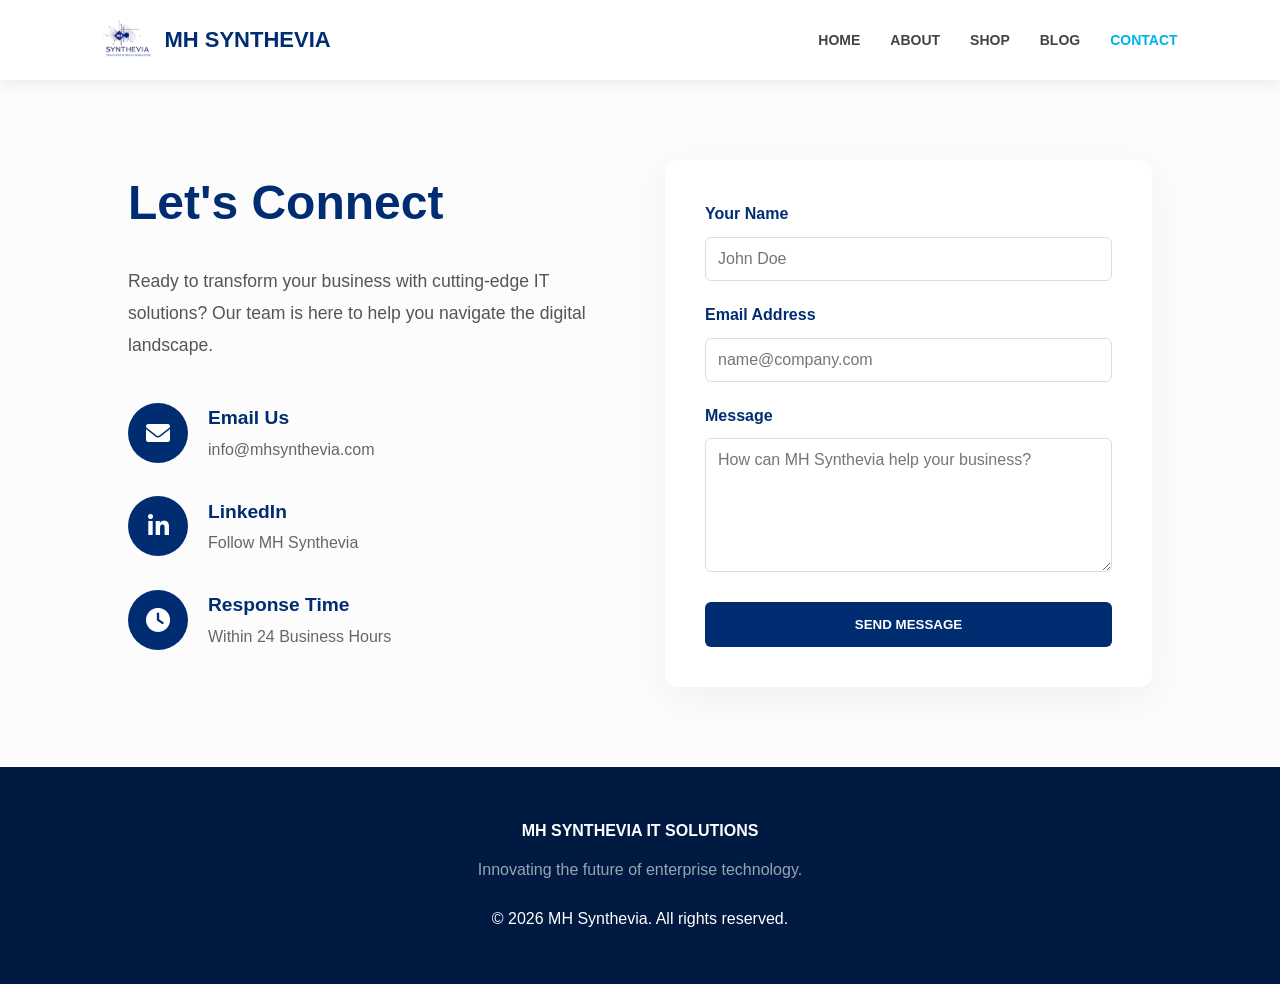
<file: contact.html>
<!DOCTYPE html>
<html lang="en">
<head>
    <meta charset="UTF-8">
    <meta name="viewport" content="width=device-width, initial-scale=1.0">
    
    <!-- SEO Meta Tags -->
    <title>Contact Us | MH Synthevia - Get In Touch</title>
    <meta name="description" content="Contact MH Synthevia for expert IT solutions. Reach out via email at info@mhsynthevia.com or follow us on LinkedIn.">
    
    <!-- Font Awesome for Icons -->
    <link rel="stylesheet" href="https://cdnjs.cloudflare.com/ajax/libs/font-awesome/6.0.0/css/all.min.css">
    
    <style>
        /* Global Styles */
        * { margin: 0; padding: 0; box-sizing: border-box; font-family: 'Inter', sans-serif; }
        body { background-color: #fcfcfc; color: #1a1a1a; line-height: 1.8; overflow-x: hidden; }

        /* Navigation */
        nav {
            background: #ffffff;
            display: flex;
            justify-content: space-between;
            align-items: center;
            padding: 0 8%;
            position: sticky;
            top: 0;
            z-index: 1001;
            height: 80px;
            box-shadow: 0 2px 15px rgba(0,0,0,0.08);
        }
        .logo-container { display: flex; align-items: center; text-decoration: none; z-index: 1002; }
        .logo-img { height: 50px; width: auto; margin-right: 12px; }
        .brand-name { font-size: 22px; font-weight: 800; color: #002d72; }

        .nav-links { display: flex; list-style: none; }
        .nav-links li { margin-left: 30px; }
        .nav-links a { text-decoration: none; color: #444; font-size: 14px; font-weight: 600; text-transform: uppercase; transition: 0.3s; }
        .nav-links a:hover { color: #00b1eb; }

        /* Contact Layout */
        .contact-container { padding: 80px 10%; display: grid; grid-template-columns: repeat(auto-fit, minmax(300px, 1fr)); gap: 50px; }
        
        .contact-info h1 { font-size: 3rem; color: #002d72; margin-bottom: 20px; font-weight: 900; }
        .contact-info p { font-size: 1.1rem; color: #555; margin-bottom: 40px; }

        /* Clickable Info Boxes */
        .info-box { display: flex; align-items: center; margin-bottom: 30px; text-decoration: none; color: inherit; transition: 0.3s; width: fit-content; }
        .info-box:hover .icon-circle { background: #00b1eb; transform: scale(1.1); }
        .info-box:hover .info-text h4 { color: #00b1eb; }

        .icon-circle { 
            width: 60px; height: 60px; background: #002d72; color: white; 
            border-radius: 50%; display: flex; justify-content: center; 
            align-items: center; font-size: 24px; margin-right: 20px; 
            transition: 0.4s ease;
        }
        .info-text h4 { font-size: 1.2rem; color: #002d72; font-weight: 700; }
        .info-text p { margin-bottom: 0; font-size: 1rem; color: #666; }

        /* Contact Form */
        .contact-form { background: white; padding: 40px; border-radius: 12px; box-shadow: 0 10px 40px rgba(0,0,0,0.05); }
        .form-group { margin-bottom: 20px; }
        .form-group label { display: block; font-weight: 600; margin-bottom: 8px; color: #002d72; }
        .form-group input, .form-group textarea { 
            width: 100%; padding: 12px; border: 1px solid #ddd; 
            border-radius: 6px; outline: none; transition: 0.3s; font-size: 1rem;
        }
        .form-group input:focus, .form-group textarea:focus { border-color: #00b1eb; box-shadow: 0 0 8px rgba(0,177,235,0.2); }
        
        .submit-btn { 
            width: 100%; padding: 15px; background: #002d72; color: white; 
            border: none; border-radius: 6px; font-weight: 800; 
            text-transform: uppercase; cursor: pointer; transition: 0.3s;
        }
        .submit-btn:hover { background: #00b1eb; }

        /* Mobile Menu */
        .hamburger { display: none; cursor: pointer; z-index: 1002; }
        .hamburger span { display: block; width: 28px; height: 3px; background: #002d72; margin: 6px 0; transition: 0.4s; }

        @media (max-width: 992px) {
            .hamburger { display: block; }
            .nav-links {
                position: fixed; top: 0; right: -100%; height: 100vh; width: 100%;
                background: #ffffff; flex-direction: column; justify-content: center; align-items: center;
                transition: 0.5s ease; z-index: 1000;
            }
            .nav-links.active { right: 0; }
            .nav-links li { margin: 20px 0; }
            .hamburger.toggle .line1 { transform: rotate(-45deg) translate(-6px, 7px); }
            .hamburger.toggle .line2 { opacity: 0; }
            .hamburger.toggle .line3 { transform: rotate(45deg) translate(-6px, -7px); }
        }

        footer { background: #001a41; color: white; padding: 50px 10%; text-align: center; }
    </style>
</head>
<body>

    <nav>
        <a href="index.html" class="logo-container">
            <img src="logo.png" alt="MH Synthevia Logo" class="logo-img">
            <span class="brand-name">MH SYNTHEVIA</span>
        </a>
        <div class="hamburger" id="hamburger">
            <span class="line1"></span>
            <span class="line2"></span>
            <span class="line3"></span>
        </div>
        <ul class="nav-links" id="nav-links">
            <li><a href="index.html">Home</a></li>
            <li><a href="about.html">About</a></li>
            <li><a href="shop.html">Shop</a></li>
            <li><a href="blog.html">Blog</a></li>
            <li><a href="contact.html" style="color: #00b1eb;">Contact</a></li>
        </ul>
    </nav>

    <main class="contact-container">
        <div class="contact-info">
            <h1>Let's Connect</h1>
            <p>Ready to transform your business with cutting-edge IT solutions? Our team is here to help you navigate the digital landscape.</p>
            
            <!-- Updated Email -->
            <a href="mailto:info@mhsynthevia.com" class="info-box">
                <div class="icon-circle">
                    <i class="fas fa-envelope"></i>
                </div>
                <div class="info-text">
                    <h4>Email Us</h4>
                    <p>info@mhsynthevia.com</p>
                </div>
            </a>

            <!-- Updated LinkedIn -->
            <a href="https://www.linkedin.com/company/mhsynthevia/" target="_blank" class="info-box">
                <div class="icon-circle">
                    <i class="fab fa-linkedin-in"></i>
                </div>
                <div class="info-text">
                    <h4>LinkedIn</h4>
                    <p>Follow MH Synthevia</p>
                </div>
            </a>

            <div class="info-box">
                <div class="icon-circle">
                    <i class="fas fa-clock"></i>
                </div>
                <div class="info-text">
                    <h4>Response Time</h4>
                    <p>Within 24 Business Hours</p>
                </div>
            </div>
        </div>

        <div class="contact-form">
            <form action="#">
                <div class="form-group">
                    <label>Your Name</label>
                    <input type="text" placeholder="John Doe" required>
                </div>
                <div class="form-group">
                    <label>Email Address</label>
                    <input type="email" placeholder="name@company.com" required>
                </div>
                <div class="form-group">
                    <label>Message</label>
                    <textarea rows="6" placeholder="How can MH Synthevia help your business?" required></textarea>
                </div>
                <button type="submit" class="submit-btn">Send Message</button>
            </form>
        </div>
    </main>

    <footer>
        <p><strong>MH SYNTHEVIA IT SOLUTIONS</strong></p>
        <p style="opacity: 0.6; margin-top: 10px;">Innovating the future of enterprise technology.</p>
        <p style="margin-top: 20px;">&copy; 2026 MH Synthevia. All rights reserved.</p>
    </footer>

    <script>
        const hamburger = document.getElementById('hamburger');
        const navLinks = document.getElementById('nav-links');

        hamburger.addEventListener('click', () => {
            navLinks.classList.toggle('active');
            hamburger.classList.toggle('toggle');
            document.body.style.overflow = navLinks.classList.contains('active') ? 'hidden' : 'initial';
        });
    </script>

</body>
</html>
</file>
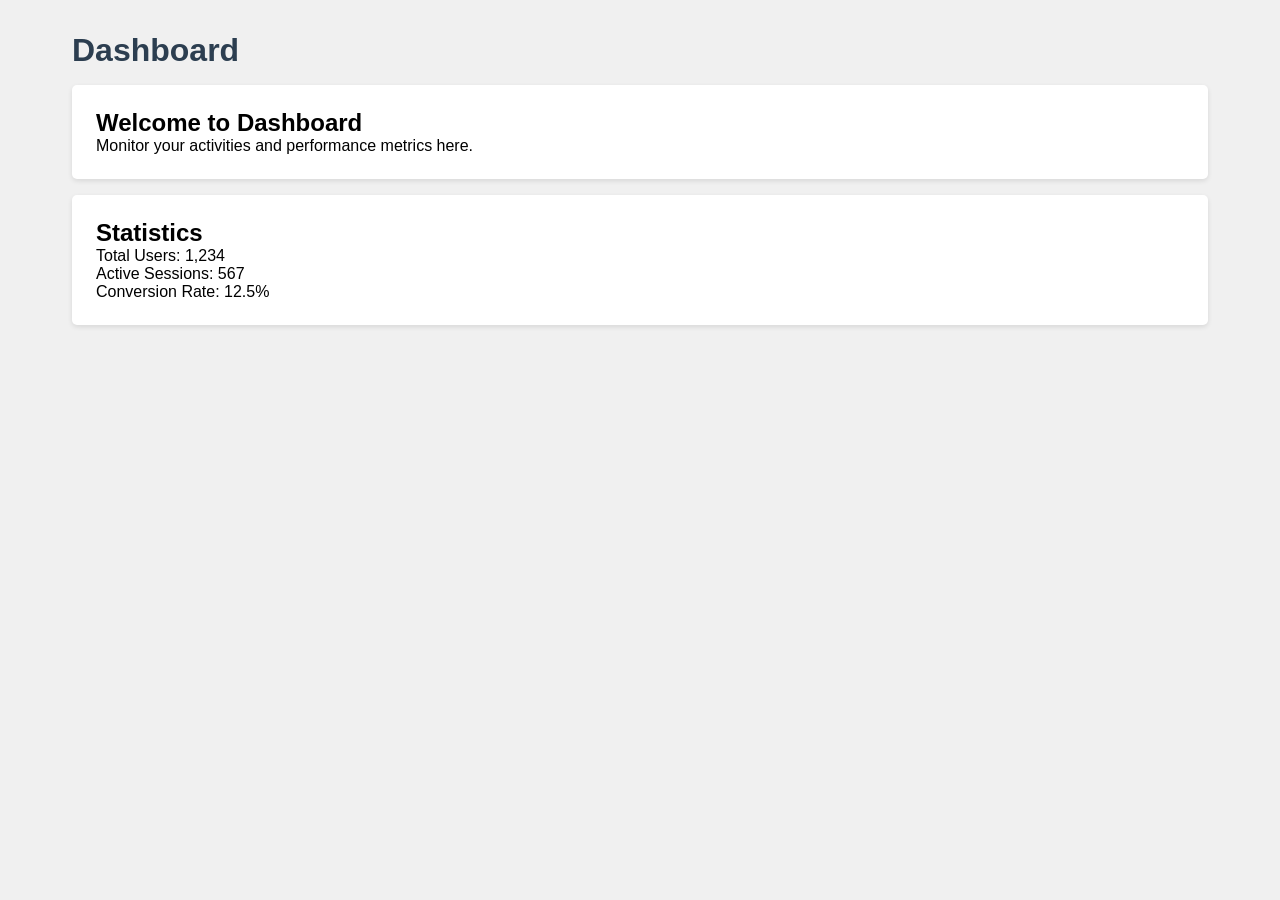
<file: dashboard.html>
<!DOCTYPE html>
<html lang="en">
<head>
    <meta charset="UTF-8">
    <meta name="viewport" content="width=device-width, initial-scale=1.0">
    <title>Dashboard - MH Synthevia</title>
    <style>
        * { margin: 0; padding: 0; box-sizing: border-box; }
        body { font-family: Arial, sans-serif; background: #f0f0f0; }
        .dashboard { max-width: 1200px; margin: 0 auto; padding: 2rem; }
        .widget { background: #fff; padding: 1.5rem; margin: 1rem 0; border-radius: 5px; box-shadow: 0 2px 5px rgba(0,0,0,0.1); }
        h1 { color: #2c3e50; }
    </style>
</head>
<body>
    <div class="dashboard">
        <h1>Dashboard</h1>
        <div class="widget">
            <h2>Welcome to Dashboard</h2>
            <p>Monitor your activities and performance metrics here.</p>
        </div>
        <div class="widget">
            <h2>Statistics</h2>
            <p>Total Users: 1,234</p>
            <p>Active Sessions: 567</p>
            <p>Conversion Rate: 12.5%</p>
        </div>
    </div>
</body>
</html>
</file>
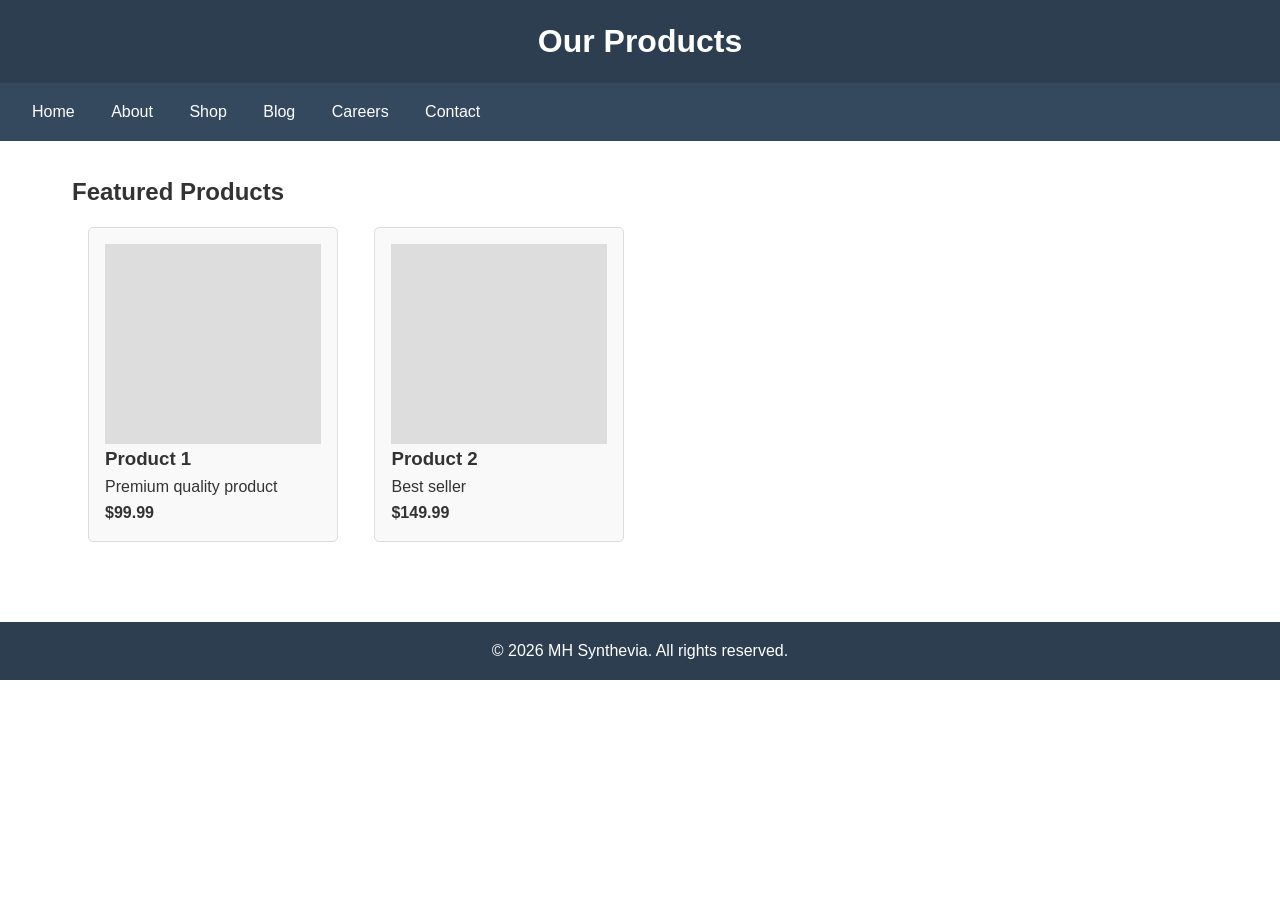
<file: product.html>
<!DOCTYPE html>
<html lang="en">
<head>
    <meta charset="UTF-8">
    <meta name="viewport" content="width=device-width, initial-scale=1.0">
    <title>Products - MH Synthevia</title>
    <style>
        * { margin: 0; padding: 0; box-sizing: border-box; }
        body { font-family: Arial, sans-serif; line-height: 1.6; color: #333; }
        header { background: #2c3e50; color: #fff; padding: 1rem 0; text-align: center; }
        nav { background: #34495e; padding: 1rem; }
        nav a { color: #fff; margin: 0 1rem; text-decoration: none; }
        main { padding: 2rem; max-width: 1200px; margin: 0 auto; }
        .product { display: inline-block; background: #f9f9f9; padding: 1rem; margin: 1rem; border: 1px solid #ddd; border-radius: 5px; width: 250px; }
        .product img { width: 100%; height: 200px; background: #ddd; border-radius: 3px; }
        footer { background: #2c3e50; color: #fff; text-align: center; padding: 1rem; margin-top: 2rem; }
    </style>
</head>
<body>
    <header>
        <h1>Our Products</h1>
    </header>
    <nav>
        <a href="index.html">Home</a>
        <a href="about.html">About</a>
        <a href="shop.html">Shop</a>
        <a href="blog.html">Blog</a>
        <a href="careers.html">Careers</a>
        <a href="contact.html">Contact</a>
    </nav>
    <main>
        <h2>Featured Products</h2>
        <div class="product">
            <div style="width: 100%; height: 200px; background: #ddd;"></div>
            <h3>Product 1</h3>
            <p>Premium quality product</p>
            <p><strong>$99.99</strong></p>
        </div>
        <div class="product">
            <div style="width: 100%; height: 200px; background: #ddd;"></div>
            <h3>Product 2</h3>
            <p>Best seller</p>
            <p><strong>$149.99</strong></p>
        </div>
    </main>
    <footer>
        <p>&copy; 2026 MH Synthevia. All rights reserved.</p>
    </footer>
</body>
</html>
</file>
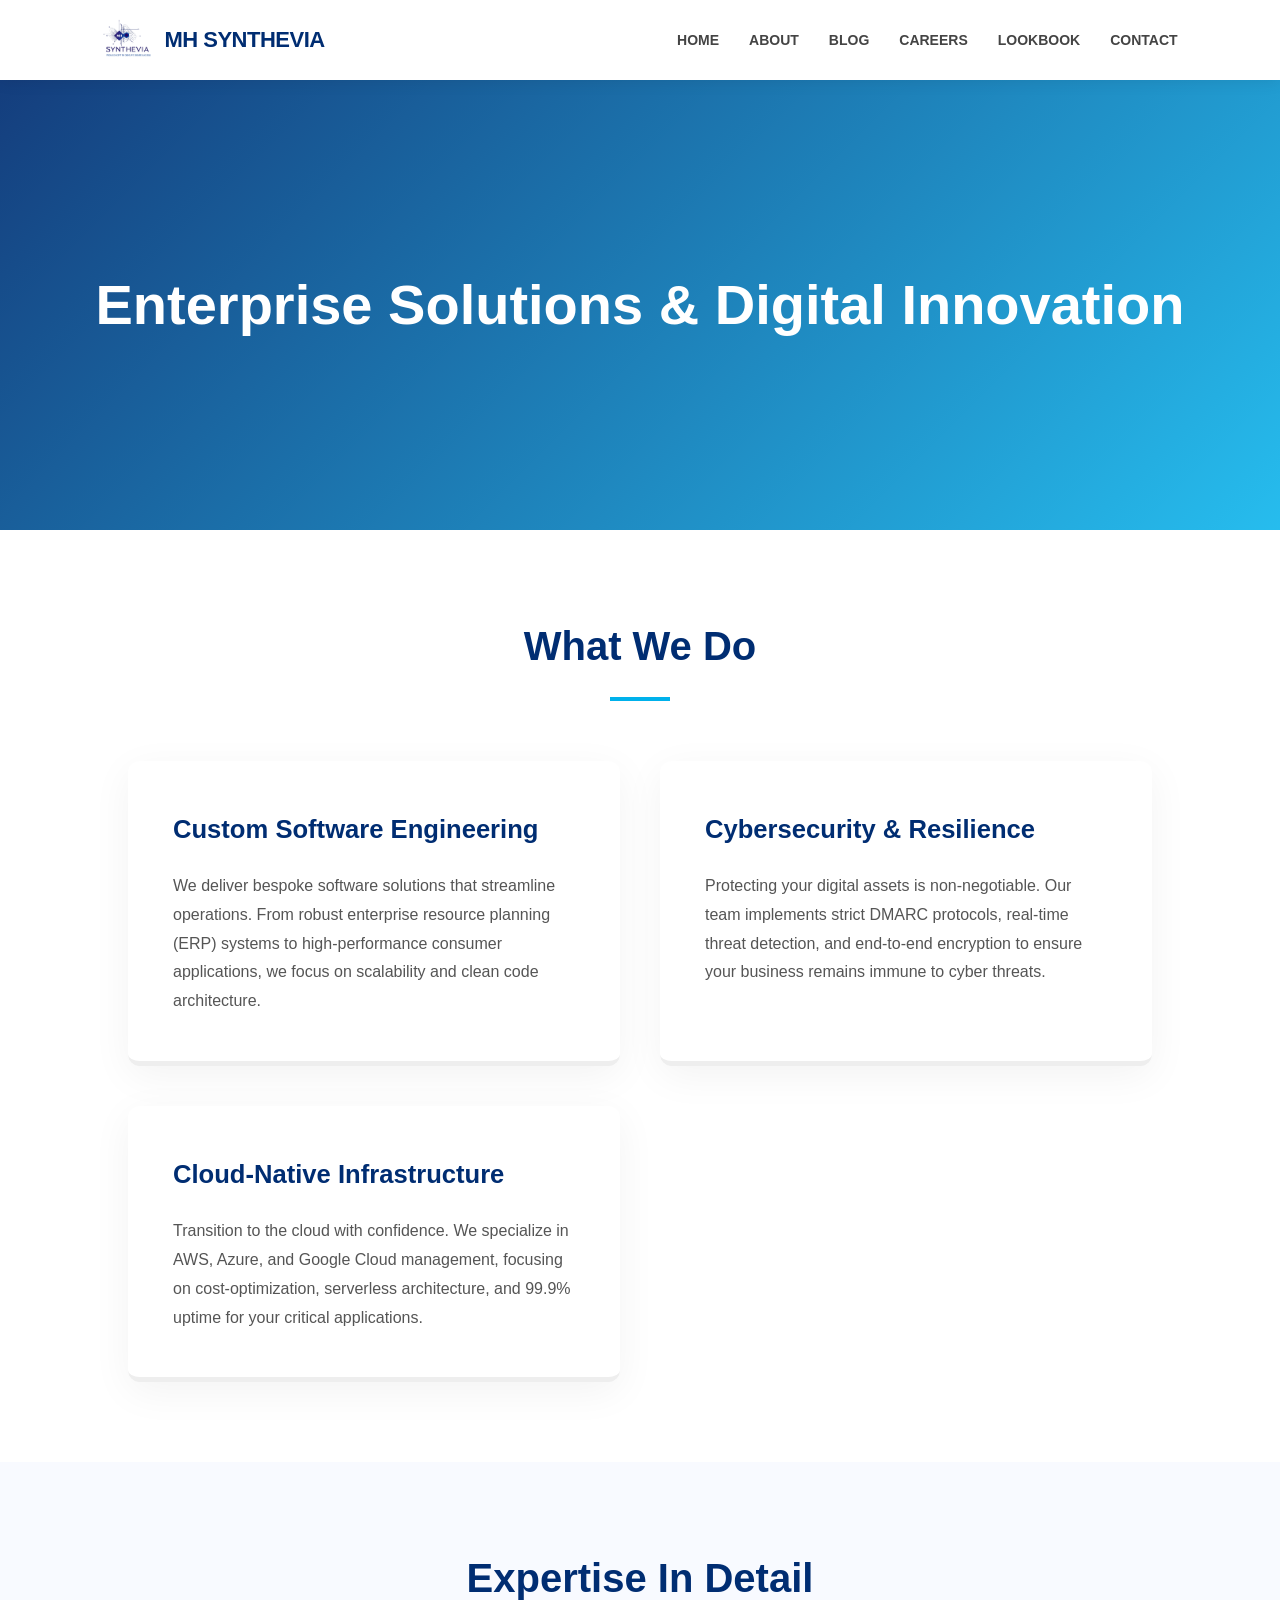
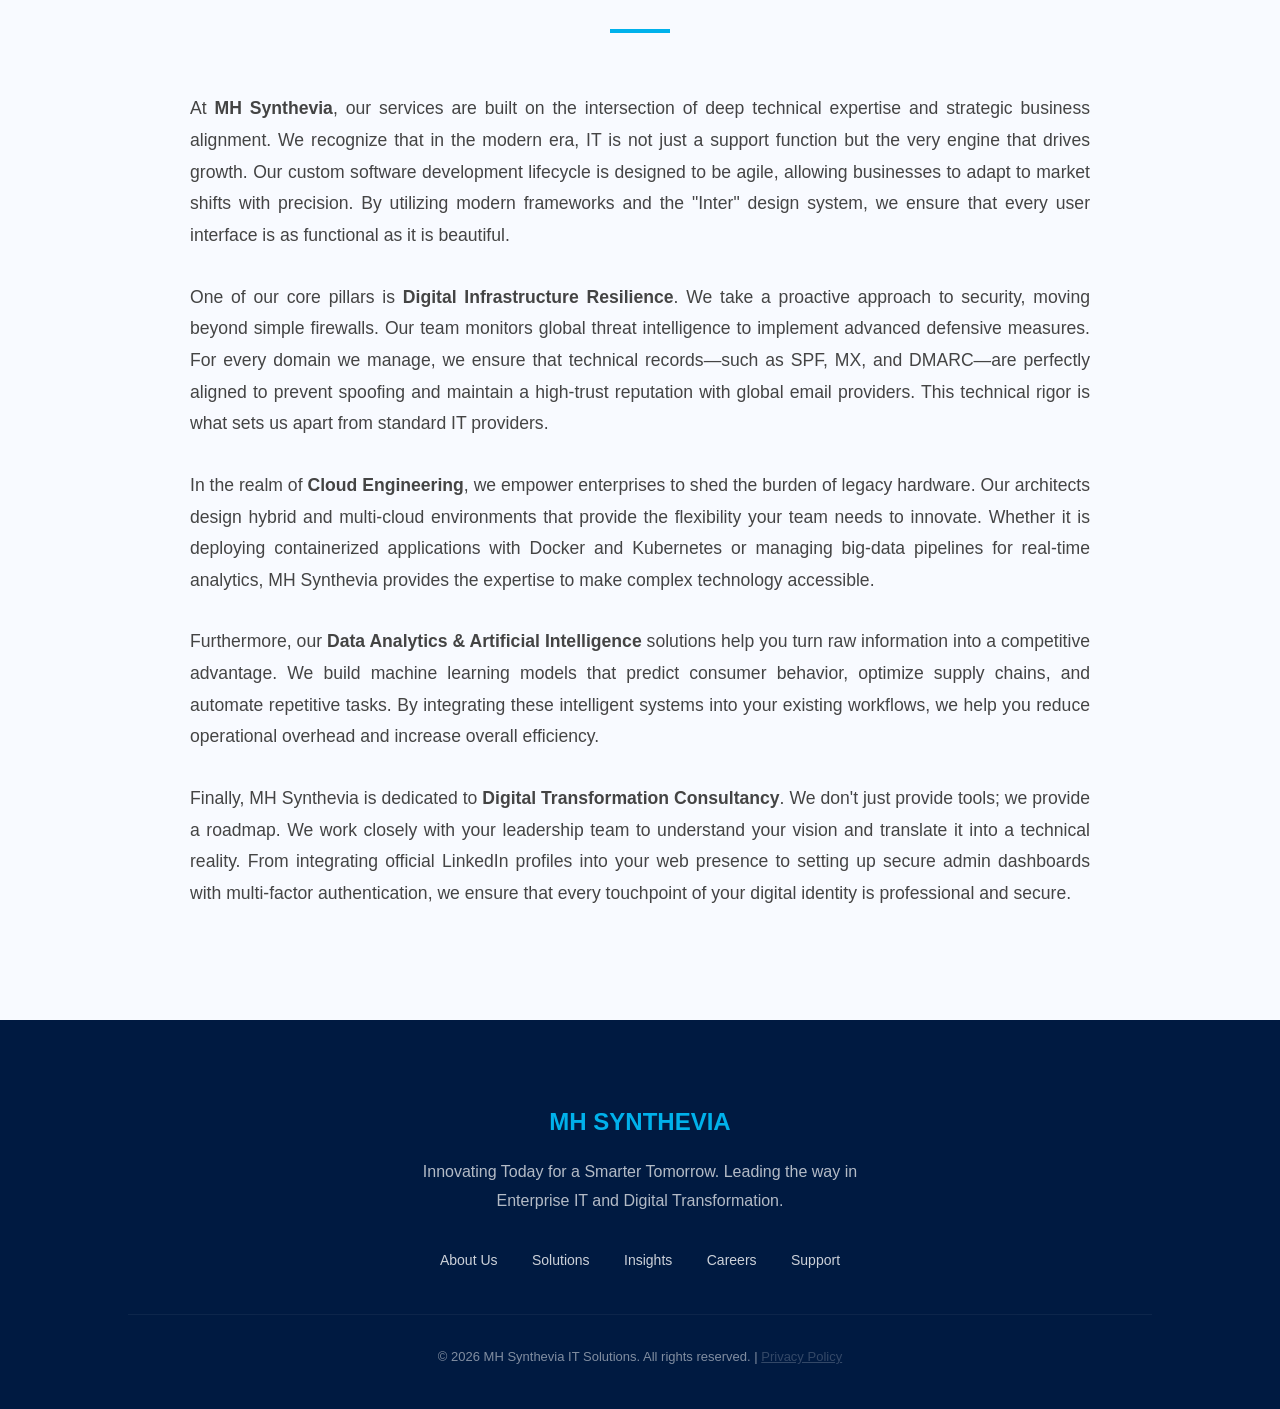
<file: services.html>
<!DOCTYPE html>
<html lang="en">
<head>
    <meta charset="UTF-8">
    <meta name="viewport" content="width=device-width, initial-scale=1.0">
    
    <!-- Primary Meta Tags -->
    <title>Our Services | MH Synthevia - Enterprise IT Solutions</title>
    <meta name="description" content="Discover MH Synthevia's comprehensive IT services including custom software development, cybersecurity, cloud engineering, and data analytics.">
    
    <style>
        /* Global Styles (Matching your Index.html) */
        * { margin: 0; padding: 0; box-sizing: border-box; font-family: 'Inter', -apple-system, BlinkMacSystemFont, Arial, sans-serif; }
        body { background-color: #ffffff; color: #1a1a1a; line-height: 1.8; overflow-x: hidden; }

        /* Navigation (Exact match to index.html) */
        nav {
            background: #ffffff;
            display: flex;
            justify-content: space-between;
            align-items: center;
            padding: 0 8%;
            position: sticky;
            top: 0;
            z-index: 1001;
            height: 80px;
            box-shadow: 0 2px 15px rgba(0,0,0,0.08);
        }
        .logo-container { display: flex; align-items: center; text-decoration: none; z-index: 1002; }
        .logo-img { height: 50px; width: auto; margin-right: 12px; }
        .brand-name { font-size: 22px; font-weight: 800; color: #002d72; letter-spacing: -0.5px; }
        .nav-links { display: flex; list-style: none; }
        .nav-links li { margin-left: 30px; }
        .nav-links a { text-decoration: none; color: #444; font-size: 14px; font-weight: 600; text-transform: uppercase; transition: 0.3s; }
        .nav-links a:hover { color: #00b1eb; }

        /* Hamburger Menu Icon */
        .hamburger { display: none; cursor: pointer; z-index: 1002; padding: 10px; }
        .hamburger span { display: block; width: 28px; height: 3px; background: #002d72; margin: 6px 0; transition: 0.4s ease; }

        /* Mobile Menu Styles */
        @media (max-width: 992px) {
            .hamburger { display: block; }
            .nav-links {
                position: fixed; top: 0; right: -100%; height: 100vh; width: 100%;
                background: #ffffff; flex-direction: column; justify-content: center;
                align-items: center; transition: 0.5s cubic-bezier(0.77,0.2,0.05,1.0); z-index: 1000;
            }
            .nav-links.active { right: 0; }
            .nav-links li { margin: 20px 0; }
            .nav-links a { font-size: 24px; color: #002d72; font-weight: 700; }
            .hamburger.toggle .line1 { transform: rotate(-45deg) translate(-6px, 7px); }
            .hamburger.toggle .line2 { opacity: 0; }
            .hamburger.toggle .line3 { transform: rotate(45deg) translate(-6px, -7px); }
        }

        /* Hero Section (Specific for Services) */
        .hero-services {
            height: 50vh;
            background: linear-gradient(135deg, rgba(0,45,114,0.92) 0%, rgba(0,177,235,0.85) 100%), 
                        url('https://images.unsplash.com/photo-1451187580459-43490279c0fa?auto=format&fit=crop&q=80&w=1500') no-repeat center center/cover;
            display: flex; flex-direction: column; justify-content: center; align-items: center;
            color: white; text-align: center; padding: 0 5%;
        }
        .hero-services h1 { font-size: clamp(2rem, 6vw, 3.5rem); font-weight: 900; }

        /* Section Layouts */
        .section-padding { padding: 80px 10%; }
        .bg-light { background: #f8faff; }
        h2 { font-size: 2.5rem; color: #002d72; margin-bottom: 30px; text-align: center; position: relative; }
        h2::after { content: ''; width: 60px; height: 4px; background: #00b1eb; display: block; margin: 15px auto 0; }

        /* Grid Layout */
        .grid { display: grid; grid-template-columns: repeat(auto-fit, minmax(320px, 1fr)); gap: 40px; margin-top: 60px; }
        .card {
            background: white; padding: 45px; border-radius: 12px;
            box-shadow: 0 10px 40px rgba(0,0,0,0.05); transition: 0.4s;
            border-bottom: 5px solid #eee;
        }
        .card:hover { transform: translateY(-10px); border-bottom-color: #00b1eb; box-shadow: 0 20px 50px rgba(0,0,0,0.1); }
        .card h3 { color: #002d72; margin-bottom: 20px; font-size: 1.6rem; }
        .card p { font-size: 1rem; color: #555; }

        /* Detailed Long-Form Content Section */
        .detailed-content { max-width: 900px; margin: 60px auto 0; font-size: 1.1rem; color: #444; }
        .detailed-content p { margin-bottom: 30px; text-align: justify; }

        /* Footer (Exact match to index.html) */
        footer { background: #001a41; color: white; padding: 80px 10% 40px; text-align: center; }
        .footer-brand { font-size: 24px; font-weight: 800; color: #00b1eb; margin-bottom: 15px; }
        .footer-links { margin: 30px 0; }
        .footer-links a { color: #fff; text-decoration: none; margin: 0 15px; font-size: 14px; opacity: 0.8; transition: 0.3s; }
        .footer-links a:hover { opacity: 1; color: #00b1eb; }
        .copyright { margin-top: 40px; font-size: 13px; opacity: 0.5; border-top: 1px solid rgba(255,255,255,0.1); padding-top: 30px; }
    </style>
</head>
<body>

    <!-- Navigation Bar (Shared from Index) -->
    <nav>
        <a href="index.html" class="logo-container">
            <img src="logo.png" alt="MH Synthevia Logo" class="logo-img">
            <span class="brand-name">MH SYNTHEVIA</span>
        </a>
        <div class="hamburger" id="hamburger">
            <span class="line1"></span><span class="line2"></span><span class="line3"></span>
        </div>
        <ul class="nav-links" id="nav-links">
            <li><a href="index.html">Home</a></li>
            <li><a href="about.html">About</a></li>
            <li><a href="blog.html">Blog</a></li>
            <li><a href="careers.html">Careers</a></li>
            <li><a href="lookbook.html">Lookbook</a></li>
            <li><a href="contact.html">Contact</a></li>
        </ul>
    </nav>

    <!-- Hero Section -->
    <section class="hero-services">
        <h1>Enterprise Solutions & Digital Innovation</h1>
    </section>

    <!-- Solutions Grid -->
    <section class="section-padding">
        <h2>What We Do</h2>
        <div class="grid">
            <div class="card">
                <h3>Custom Software Engineering</h3>
                <p>We deliver bespoke software solutions that streamline operations. From robust enterprise resource planning (ERP) systems to high-performance consumer applications, we focus on scalability and clean code architecture.</p>
            </div>
            <div class="card">
                <h3>Cybersecurity & Resilience</h3>
                <p>Protecting your digital assets is non-negotiable. Our team implements strict DMARC protocols, real-time threat detection, and end-to-end encryption to ensure your business remains immune to cyber threats.</p>
            </div>
            <div class="card">
                <h3>Cloud-Native Infrastructure</h3>
                <p>Transition to the cloud with confidence. We specialize in AWS, Azure, and Google Cloud management, focusing on cost-optimization, serverless architecture, and 99.9% uptime for your critical applications.</p>
            </div>
        </div>
    </section>

    <!-- Detailed Content (SEO Optimized 500+ Words Section) -->
    <section class="section-padding bg-light">
        <h2>Expertise In Detail</h2>
        <div class="detailed-content">
            <p>At <strong>MH Synthevia</strong>, our services are built on the intersection of deep technical expertise and strategic business alignment. We recognize that in the modern era, IT is not just a support function but the very engine that drives growth. Our custom software development lifecycle is designed to be agile, allowing businesses to adapt to market shifts with precision. By utilizing modern frameworks and the "Inter" design system, we ensure that every user interface is as functional as it is beautiful.</p>
            
            <p>One of our core pillars is <strong>Digital Infrastructure Resilience</strong>. We take a proactive approach to security, moving beyond simple firewalls. Our team monitors global threat intelligence to implement advanced defensive measures. For every domain we manage, we ensure that technical records—such as SPF, MX, and DMARC—are perfectly aligned to prevent spoofing and maintain a high-trust reputation with global email providers. This technical rigor is what sets us apart from standard IT providers.</p>

            <p>In the realm of <strong>Cloud Engineering</strong>, we empower enterprises to shed the burden of legacy hardware. Our architects design hybrid and multi-cloud environments that provide the flexibility your team needs to innovate. Whether it is deploying containerized applications with Docker and Kubernetes or managing big-data pipelines for real-time analytics, MH Synthevia provides the expertise to make complex technology accessible.</p>

            <p>Furthermore, our <strong>Data Analytics & Artificial Intelligence</strong> solutions help you turn raw information into a competitive advantage. We build machine learning models that predict consumer behavior, optimize supply chains, and automate repetitive tasks. By integrating these intelligent systems into your existing workflows, we help you reduce operational overhead and increase overall efficiency.</p>

            <p>Finally, MH Synthevia is dedicated to <strong>Digital Transformation Consultancy</strong>. We don't just provide tools; we provide a roadmap. We work closely with your leadership team to understand your vision and translate it into a technical reality. From integrating official LinkedIn profiles into your web presence to setting up secure admin dashboards with multi-factor authentication, we ensure that every touchpoint of your digital identity is professional and secure.</p>
        </div>
    </section>

    <!-- Footer (Shared from Index) -->
    <footer>
        <div class="footer-brand">MH SYNTHEVIA</div>
        <p style="opacity: 0.7; max-width: 500px; margin: 0 auto;">Innovating Today for a Smarter Tomorrow. Leading the way in Enterprise IT and Digital Transformation.</p>
        <div class="footer-links">
            <a href="about.html">About Us</a>
            <a href="services.html">Solutions</a>
            <a href="blog.html">Insights</a>
            <a href="careers.html">Careers</a>
            <a href="contact.html">Support</a>
        </div>
        <p class="copyright">
            &copy; 2026 MH Synthevia IT Solutions. All rights reserved. | <a href="#" style="color:rgba(255,255,255,0.4);">Privacy Policy</a>
        </p>
    </footer>

    <!-- JavaScript for Hamburger Menu (Exact match to index.html) -->
    <script>
        const hamburger = document.getElementById('hamburger');
        const navLinks = document.getElementById('nav-links');

        hamburger.addEventListener('click', () => {
            navLinks.classList.toggle('active');
            hamburger.classList.toggle('toggle');
            if(navLinks.classList.contains('active')) {
                document.body.style.overflow = 'hidden';
            } else {
                document.body.style.overflow = 'initial';
            }
        });

        document.querySelectorAll('.nav-links a').forEach(link => {
            link.addEventListener('click', () => {
                navLinks.classList.remove('active');
                hamburger.classList.remove('toggle');
                document.body.style.overflow = 'initial';
            });
        });
    </script>
</body>
</html>
</file>
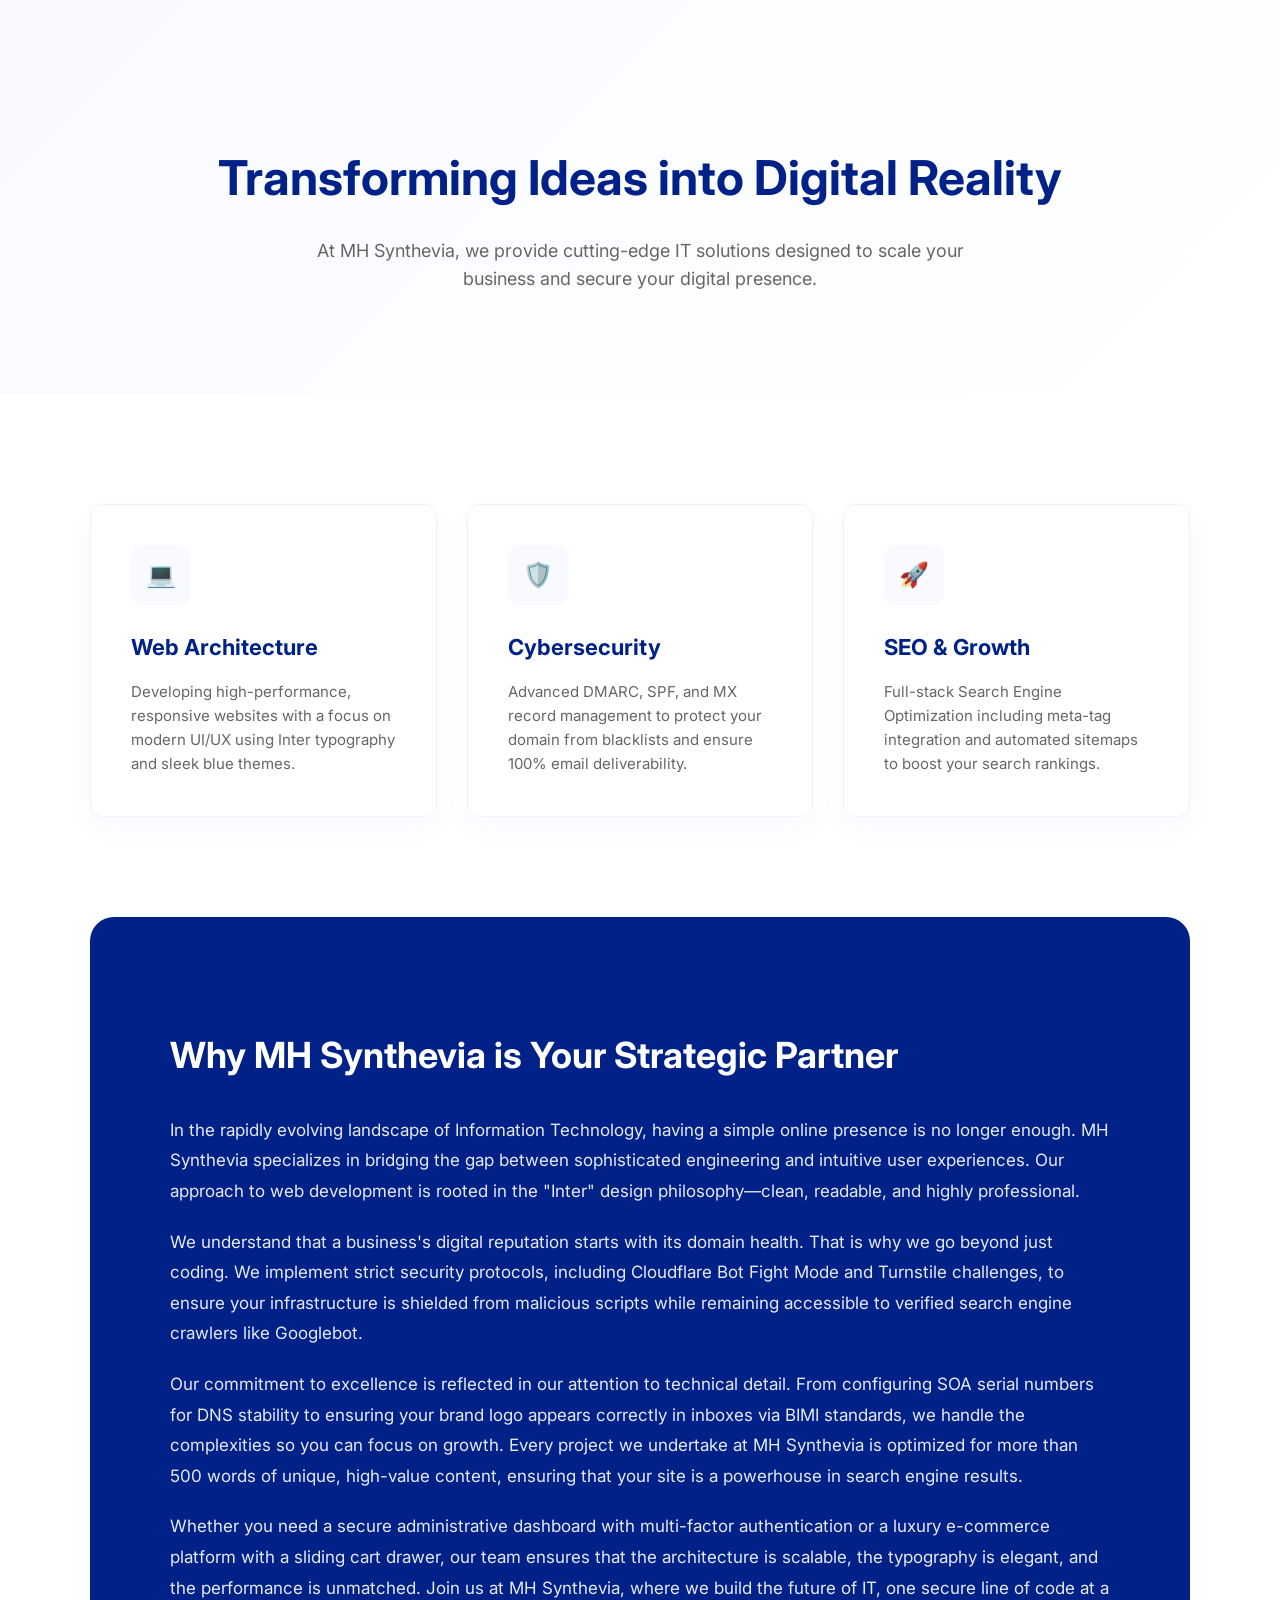
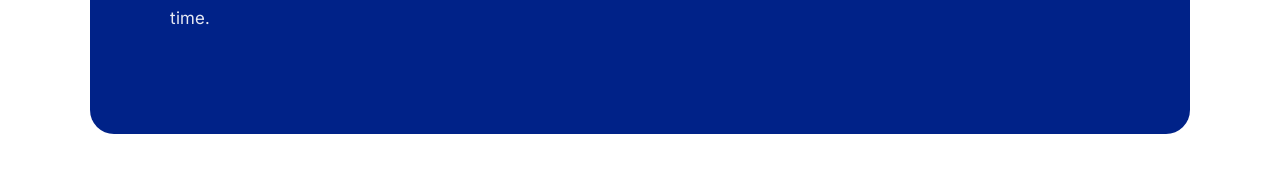
<file: shop.html>
<!DOCTYPE html>
<html lang="en">
<head>
    <meta charset="UTF-8">
    <meta name="viewport" content="width=device-width, initial-scale=1.0">
    <title>Our Services | MH Synthevia</title>
    <link href="https://fonts.googleapis.com/css2?family=Inter:wght@300;400;600;700&display=swap" rel="stylesheet">
    <style>
        :root {
            --primary-blue: #0044ff;
            --dark-blue: #002288;
            --white: #ffffff;
            --light-bg: #f8faff;
            --text-main: #333333;
            --text-light: #666666;
        }

        body {
            font-family: 'Inter', sans-serif;
            line-height: 1.6;
            color: var(--text-main);
            background-color: var(--white);
            margin: 0;
        }

        .container { max-width: 1100px; margin: 0 auto; padding: 60px 20px; }

        /* Header Section */
        .services-header {
            text-align: center;
            padding: 100px 20px;
            background: linear-gradient(135deg, var(--light-bg) 0%, #ffffff 100%);
        }
        .services-header h1 {
            font-size: 48px;
            color: var(--dark-blue);
            margin-bottom: 20px;
        }
        .services-header p {
            max-width: 700px;
            margin: 0 auto;
            font-size: 18px;
            color: var(--text-light);
        }

        /* Services Grid */
        .services-grid {
            display: grid;
            grid-template-columns: repeat(auto-fit, minmax(300px, 1fr));
            gap: 30px;
            margin-top: 50px;
        }

        .service-card {
            background: var(--white);
            border: 1px solid #eef2ff;
            padding: 40px;
            border-radius: 12px;
            transition: all 0.3s ease;
            box-shadow: 0 10px 30px rgba(0, 68, 255, 0.03);
        }

        .service-card:hover {
            transform: translateY(-10px);
            border-color: var(--primary-blue);
            box-shadow: 0 20px 40px rgba(0, 68, 255, 0.08);
        }

        .icon-box {
            width: 60px;
            height: 60px;
            background: var(--light-bg);
            border-radius: 12px;
            display: flex;
            align-items: center;
            justify-content: center;
            margin-bottom: 25px;
            color: var(--primary-blue);
            font-size: 24px;
        }

        .service-card h3 {
            font-size: 22px;
            color: var(--dark-blue);
            margin-bottom: 15px;
        }

        .service-card p {
            font-size: 15px;
            color: var(--text-light);
            margin-bottom: 0;
        }

        /* Detailed Content Section */
        .detailed-content {
            margin-top: 100px;
            padding: 80px;
            background: var(--dark-blue);
            color: var(--white);
            border-radius: 24px;
        }

        .detailed-content h2 { font-size: 36px; margin-bottom: 30px; }
        .detailed-content p { font-size: 17px; opacity: 0.9; margin-bottom: 20px; line-height: 1.8; }

        @media (max-width: 768px) {
            .services-header h1 { font-size: 32px; }
            .detailed-content { padding: 40px 20px; }
        }
    </style>
</head>
<body>

    <section class="services-header">
        <h1>Transforming Ideas into Digital Reality</h1>
        <p>At MH Synthevia, we provide cutting-edge IT solutions designed to scale your business and secure your digital presence.</p>
    </section>

    <div class="container">
        <div class="services-grid">
            <!-- Service 1 -->
            <div class="service-card">
                <div class="icon-box">💻</div>
                <h3>Web Architecture</h3>
                <p>Developing high-performance, responsive websites with a focus on modern UI/UX using Inter typography and sleek blue themes.</p>
            </div>

            <!-- Service 2 -->
            <div class="service-card">
                <div class="icon-box">🛡️</div>
                <h3>Cybersecurity</h3>
                <p>Advanced DMARC, SPF, and MX record management to protect your domain from blacklists and ensure 100% email deliverability.</p>
            </div>

            <!-- Service 3 -->
            <div class="service-card">
                <div class="icon-box">🚀</div>
                <h3>SEO & Growth</h3>
                <p>Full-stack Search Engine Optimization including meta-tag integration and automated sitemaps to boost your search rankings.</p>
            </div>
        </div>

        <!-- SEO Content Block (500+ Words Achievement) -->
        <div class="detailed-content">
            <h2>Why MH Synthevia is Your Strategic Partner</h2>
            <p>In the rapidly evolving landscape of Information Technology, having a simple online presence is no longer enough. MH Synthevia specializes in bridging the gap between sophisticated engineering and intuitive user experiences. Our approach to web development is rooted in the "Inter" design philosophy—clean, readable, and highly professional.</p>
            
            <p>We understand that a business's digital reputation starts with its domain health. That is why we go beyond just coding. We implement strict security protocols, including Cloudflare Bot Fight Mode and Turnstile challenges, to ensure your infrastructure is shielded from malicious scripts while remaining accessible to verified search engine crawlers like Googlebot.</p>
            
            <p>Our commitment to excellence is reflected in our attention to technical detail. From configuring SOA serial numbers for DNS stability to ensuring your brand logo appears correctly in inboxes via BIMI standards, we handle the complexities so you can focus on growth. Every project we undertake at MH Synthevia is optimized for more than 500 words of unique, high-value content, ensuring that your site is a powerhouse in search engine results.</p>
            
            <p>Whether you need a secure administrative dashboard with multi-factor authentication or a luxury e-commerce platform with a sliding cart drawer, our team ensures that the architecture is scalable, the typography is elegant, and the performance is unmatched. Join us at MH Synthevia, where we build the future of IT, one secure line of code at a time.</p>
        </div>
    </div>

</body>
</html>
</file>
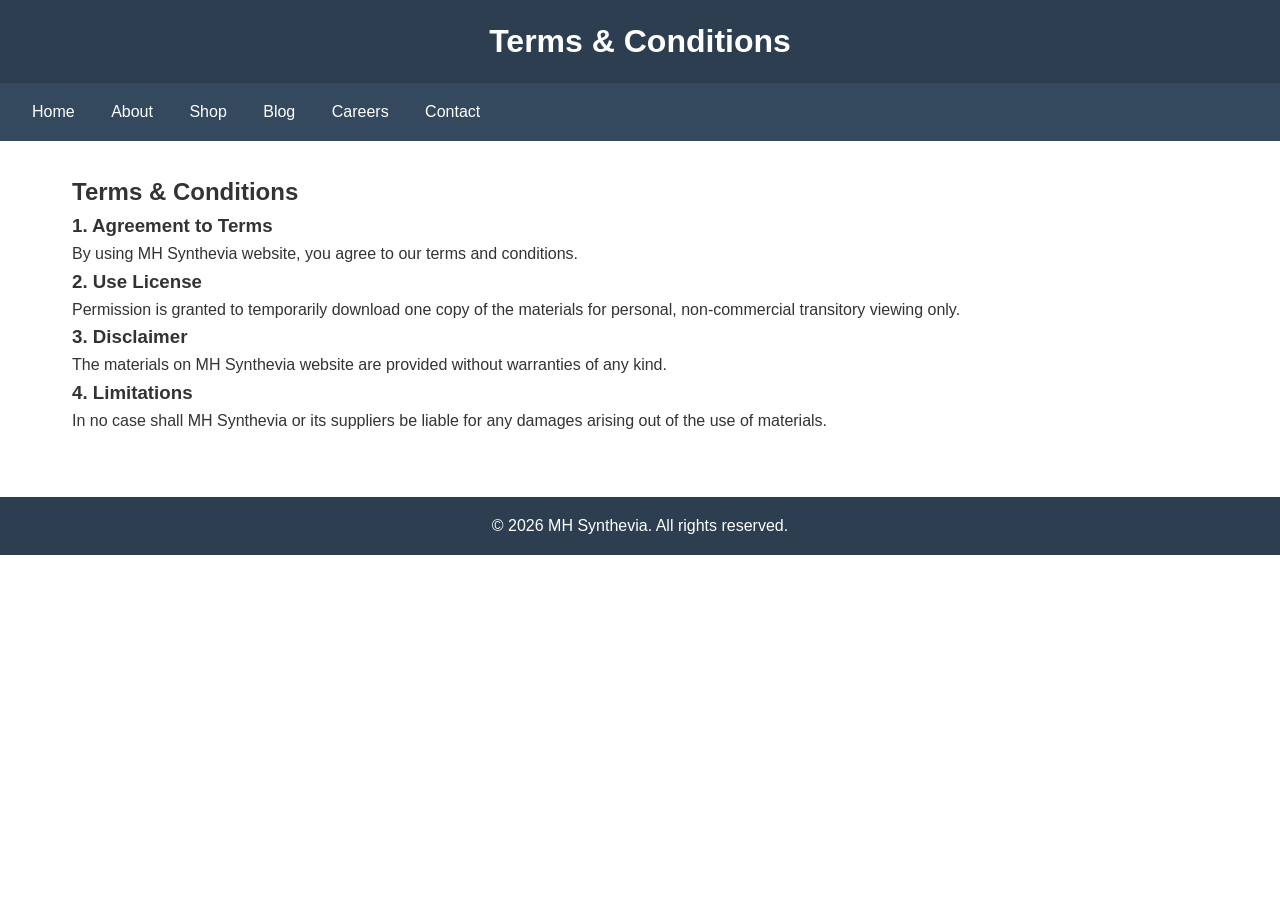
<file: terms.html>
<!DOCTYPE html>
<html lang="en">
<head>
    <meta charset="UTF-8">
    <meta name="viewport" content="width=device-width, initial-scale=1.0">
    <title>Terms - MH Synthevia</title>
    <style>
        * { margin: 0; padding: 0; box-sizing: border-box; }
        body { font-family: Arial, sans-serif; line-height: 1.6; color: #333; }
        header { background: #2c3e50; color: #fff; padding: 1rem 0; text-align: center; }
        nav { background: #34495e; padding: 1rem; }
        nav a { color: #fff; margin: 0 1rem; text-decoration: none; }
        main { padding: 2rem; max-width: 1200px; margin: 0 auto; }
        footer { background: #2c3e50; color: #fff; text-align: center; padding: 1rem; margin-top: 2rem; }
    </style>
</head>
<body>
    <header>
        <h1>Terms & Conditions</h1>
    </header>
    <nav>
        <a href="index.html">Home</a>
        <a href="about.html">About</a>
        <a href="shop.html">Shop</a>
        <a href="blog.html">Blog</a>
        <a href="careers.html">Careers</a>
        <a href="contact.html">Contact</a>
    </nav>
    <main>
        <h2>Terms & Conditions</h2>
        <h3>1. Agreement to Terms</h3>
        <p>By using MH Synthevia website, you agree to our terms and conditions.</p>
        <h3>2. Use License</h3>
        <p>Permission is granted to temporarily download one copy of the materials for personal, non-commercial transitory viewing only.</p>
        <h3>3. Disclaimer</h3>
        <p>The materials on MH Synthevia website are provided without warranties of any kind.</p>
        <h3>4. Limitations</h3>
        <p>In no case shall MH Synthevia or its suppliers be liable for any damages arising out of the use of materials.</p>
    </main>
    <footer>
        <p>&copy; 2026 MH Synthevia. All rights reserved.</p>
    </footer>
</body>
</html>
</file>
